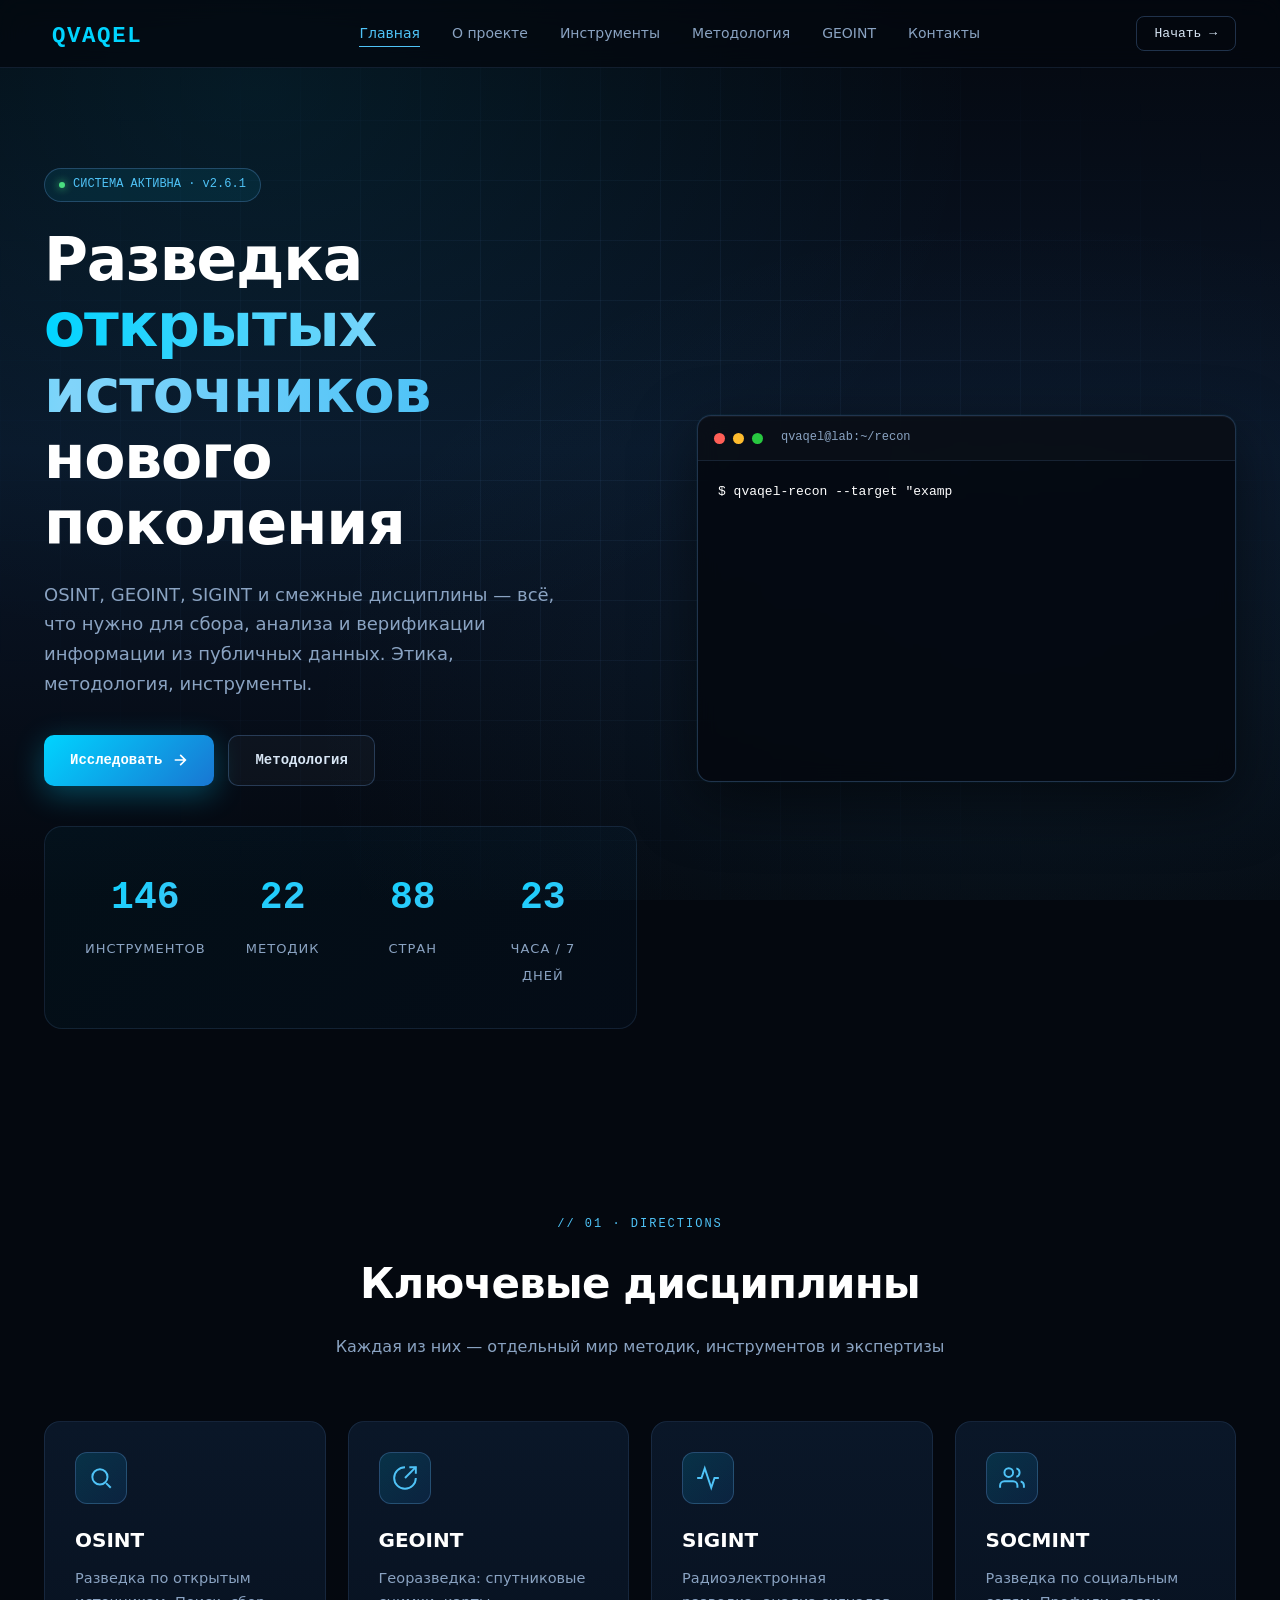
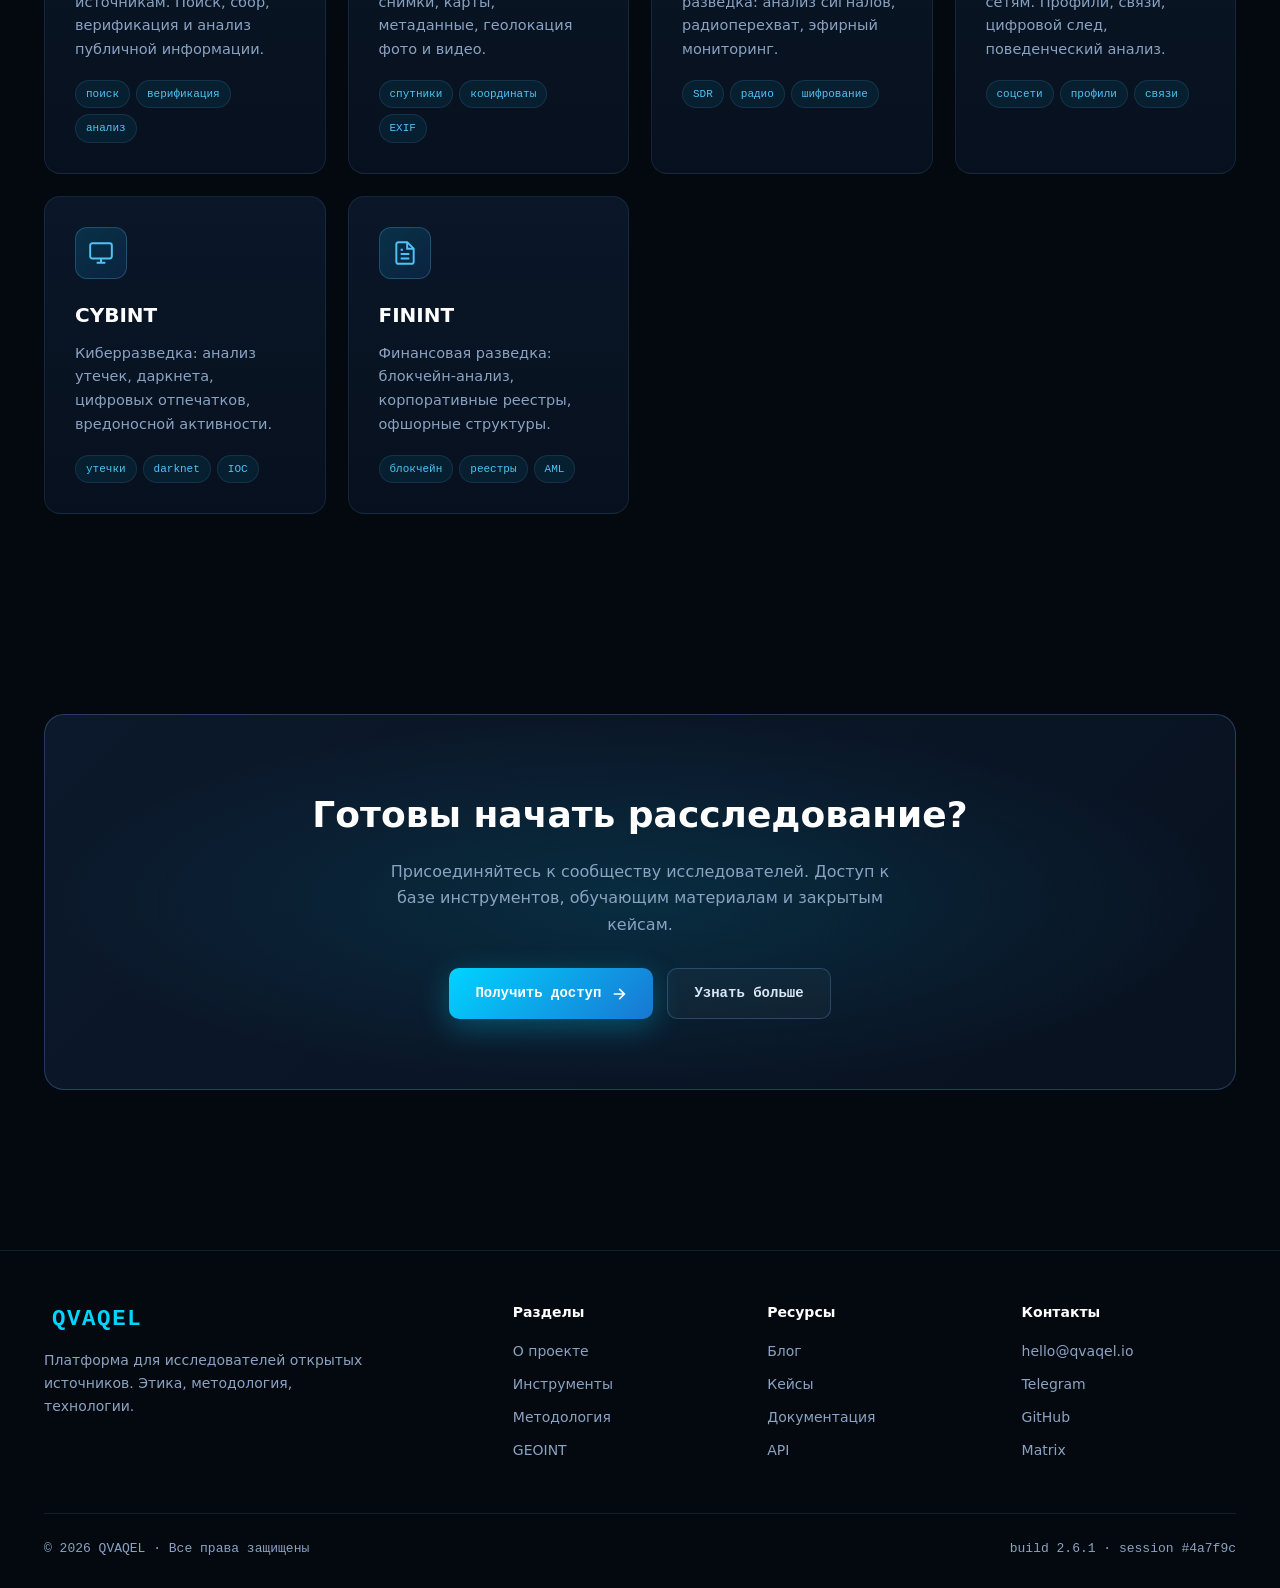
<file: index.html>
<!DOCTYPE html>
<html lang="ru">
<head>
<meta charset="UTF-8" />
<meta name="viewport" content="width=device-width, initial-scale=1.0" />
<meta name="description" content="QVAQEL - Платформа для разведки открытых источников. OSINT, GEOINT, SIGINT инструменты и методологии." />
<title>QVAQEL · Разведка открытых источников</title>
<link rel="stylesheet" href="styles.css" />
</head>
<body>
<div id="bg-canvas"></div>
<div id="bg-grid"></div>

<header class="nav">
  <div class="nav-inner">
    <a href="index.html" class="logo">
      <div class="logo-banner">
        <svg viewBox="0 0 200 40" xmlns="http://www.w3.org/2000/svg">
          <text x="10" y="30" font-family="monospace" font-size="28" font-weight="bold" fill="#00d4ff" letter-spacing="2">QVAQEL</text>
        </svg>
      </div>
    </a>
    <ul class="nav-links" id="navLinks">
      <li><a href="index.html" class="active">Главная</a></li>
      <li><a href="about.html">О проекте</a></li>
      <li><a href="tools.html">Инструменты</a></li>
      <li><a href="methodology.html">Методология</a></li>
      <li><a href="geoint.html">GEOINT</a></li>
      <li><a href="contact.html">Контакты</a></li>
    </ul>
    <button class="nav-cta" onclick="document.getElementById('cta').scrollIntoView({behavior:'smooth'})">Начать →</button>
    <button class="burger" id="burger" aria-label="Меню">
      <span></span><span></span><span></span>
    </button>
  </div>
</header>

<section class="hero">
  <div class="container">
    <div class="hero-grid">
      <div class="reveal">
        <div class="hero-badge">
          <span class="dot"></span>
          <span>СИСТЕМА АКТИВНА · v2.6.1</span>
        </div>
        <h1>Разведка <span class="grad">открытых источников</span> нового поколения</h1>
        <p class="lead">
          OSINT, GEOINT, SIGINT и смежные дисциплины — всё, что нужно для сбора,
          анализа и верификации информации из публичных данных. Этика, методология, инструменты.
        </p>
        <div class="hero-actions">
          <a href="tools.html" class="btn btn-primary">
            Исследовать
            <svg width="16" height="16" viewBox="0 0 24 24" fill="none" stroke="currentColor" stroke-width="2.5" stroke-linecap="round"><path d="M5 12h14M13 5l7 7-7 7"/></svg>
          </a>
          <a href="methodology.html" class="btn btn-ghost">Методология</a>
        </div>

        <div class="stats reveal">
          <div class="stat"><span class="stat-num" data-count="147">0</span><span class="stat-label">Инструментов</span></div>
          <div class="stat"><span class="stat-num" data-count="23">0</span><span class="stat-label">Методик</span></div>
          <div class="stat"><span class="stat-num" data-count="89">0</span><span class="stat-label">Стран</span></div>
          <div class="stat"><span class="stat-num" data-count="24">0</span><span class="stat-label">Часа / 7 дней</span></div>
        </div>
      </div>

      <div class="reveal">
        <div class="terminal">
          <div class="terminal-head">
            <span class="dot r"></span><span class="dot y"></span><span class="dot g"></span>
            <span class="terminal-title">qvaqel@lab:~/recon</span>
          </div>
          <div class="terminal-body" id="termBody"></div>
        </div>
      </div>
    </div>
  </div>
</section>

<section id="directions">
  <div class="container">
    <div class="section-head reveal">
      <span class="section-tag">// 01 · directions</span>
      <h2>Ключевые дисциплины</h2>
      <p>Каждая из них — отдельный мир методик, инструментов и экспертизы</p>
    </div>

    <div class="cards">
      <a href="about.html" class="card reveal">
        <div class="card-icon">
          <svg viewBox="0 0 24 24"><circle cx="11" cy="11" r="7"/><path d="m21 21-4.3-4.3"/></svg>
        </div>
        <h3>OSINT</h3>
        <p>Разведка по открытым источникам. Поиск, сбор, верификация и анализ публичной информации.</p>
        <div class="card-tags">
          <span class="tag">поиск</span><span class="tag">верификация</span><span class="tag">анализ</span>
        </div>
      </a>

      <a href="geoint.html" class="card reveal">
        <div class="card-icon">
          <svg viewBox="0 0 24 24"><path d="M12 2a10 10 0 1 0 10 10"/><path d="M22 2 12 12"/><path d="M16 2h6v6"/></svg>
        </div>
        <h3>GEOINT</h3>
        <p>Георазведка: спутниковые снимки, карты, метаданные, геолокация фото и видео.</p>
        <div class="card-tags">
          <span class="tag">спутники</span><span class="tag">координаты</span><span class="tag">EXIF</span>
        </div>
      </a>

      <a href="about.html" class="card reveal">
        <div class="card-icon">
          <svg viewBox="0 0 24 24"><path d="M2 12h4l3-9 6 18 3-9h4"/></svg>
        </div>
        <h3>SIGINT</h3>
        <p>Радиоэлектронная разведка: анализ сигналов, радиоперехват, эфирный мониторинг.</p>
        <div class="card-tags">
          <span class="tag">SDR</span><span class="tag">радио</span><span class="tag">шифрование</span>
        </div>
      </a>

      <a href="about.html" class="card reveal">
        <div class="card-icon">
          <svg viewBox="0 0 24 24"><path d="M17 21v-2a4 4 0 0 0-4-4H5a4 4 0 0 0-4 4v2"/><circle cx="9" cy="7" r="4"/><path d="M23 21v-2a4 4 0 0 0-3-3.87"/><path d="M16 3.13a4 4 0 0 1 0 7.75"/></svg>
        </div>
        <h3>SOCMINT</h3>
        <p>Разведка по социальным сетям. Профили, связи, цифровой след, поведенческий анализ.</p>
        <div class="card-tags">
          <span class="tag">соцсети</span><span class="tag">профили</span><span class="tag">связи</span>
        </div>
      </a>

      <a href="about.html" class="card reveal">
        <div class="card-icon">
          <svg viewBox="0 0 24 24"><rect x="2" y="3" width="20" height="14" rx="2"/><path d="M8 21h8M12 17v4"/></svg>
        </div>
        <h3>CYBINT</h3>
        <p>Киберразведка: анализ утечек, даркнета, цифровых отпечатков, вредоносной активности.</p>
        <div class="card-tags">
          <span class="tag">утечки</span><span class="tag">darknet</span><span class="tag">IOC</span>
        </div>
      </a>

      <a href="about.html" class="card reveal">
        <div class="card-icon">
          <svg viewBox="0 0 24 24"><path d="M14 2H6a2 2 0 0 0-2 2v16a2 2 0 0 0 2 2h12a2 2 0 0 0 2-2V8z"/><path d="M14 2v6h6M16 13H8M16 17H8M10 9H8"/></svg>
        </div>
        <h3>FININT</h3>
        <p>Финансовая разведка: блокчейн-анализ, корпоративные реестры, офшорные структуры.</p>
        <div class="card-tags">
          <span class="tag">блокчейн</span><span class="tag">реестры</span><span class="tag">AML</span>
        </div>
      </a>
    </div>
  </div>
</section>

<section id="cta">
  <div class="container">
    <div class="cta-box reveal">
      <h2>Готовы начать расследование?</h2>
      <p>Присоединяйтесь к сообществу исследователей. Доступ к базе инструментов, обучающим материалам и закрытым кейсам.</p>
      <div class="hero-actions" style="justify-content:center">
        <a href="contact.html" class="btn btn-primary">
          Получить доступ
          <svg width="16" height="16" viewBox="0 0 24 24" fill="none" stroke="currentColor" stroke-width="2.5" stroke-linecap="round"><path d="M5 12h14M13 5l7 7-7 7"/></svg>
        </a>
        <a href="about.html" class="btn btn-ghost">Узнать больше</a>
      </div>
    </div>
  </div>
</section>

<footer>
  <div class="container">
    <div class="foot-grid">
      <div class="foot-col">
        <div class="logo" style="margin-bottom:16px">
          <div class="logo-banner">
            <svg viewBox="0 0 200 40" xmlns="http://www.w3.org/2000/svg">
              <text x="10" y="30" font-family="monospace" font-size="28" font-weight="bold" fill="#00d4ff" letter-spacing="2">QVAQEL</text>
            </svg>
          </div>
        </div>
        <p>Платформа для исследователей открытых источников. Этика, методология, технологии.</p>
      </div>
      <div class="foot-col">
        <h5>Разделы</h5>
        <a href="about.html">О проекте</a>
        <a href="tools.html">Инструменты</a>
        <a href="methodology.html">Методология</a>
        <a href="geoint.html">GEOINT</a>
      </div>
      <div class="foot-col">
        <h5>Ресурсы</h5>
        <a href="#">Блог</a>
        <a href="#">Кейсы</a>
        <a href="#">Документация</a>
        <a href="#">API</a>
      </div>
      <div class="foot-col">
        <h5>Контакты</h5>
        <a href="contact.html">hello@qvaqel.io</a>
        <a href="#">Telegram</a>
        <a href="#">GitHub</a>
        <a href="#">Matrix</a>
      </div>
    </div>
    <div class="foot-bottom">
      <span>© 2026 QVAQEL · Все права защищены</span>
      <span>build 2.6.1 · session #4a7f9c</span>
    </div>
  </div>
</footer>

<script src="script.js"></script>
</body>
</html>
</file>
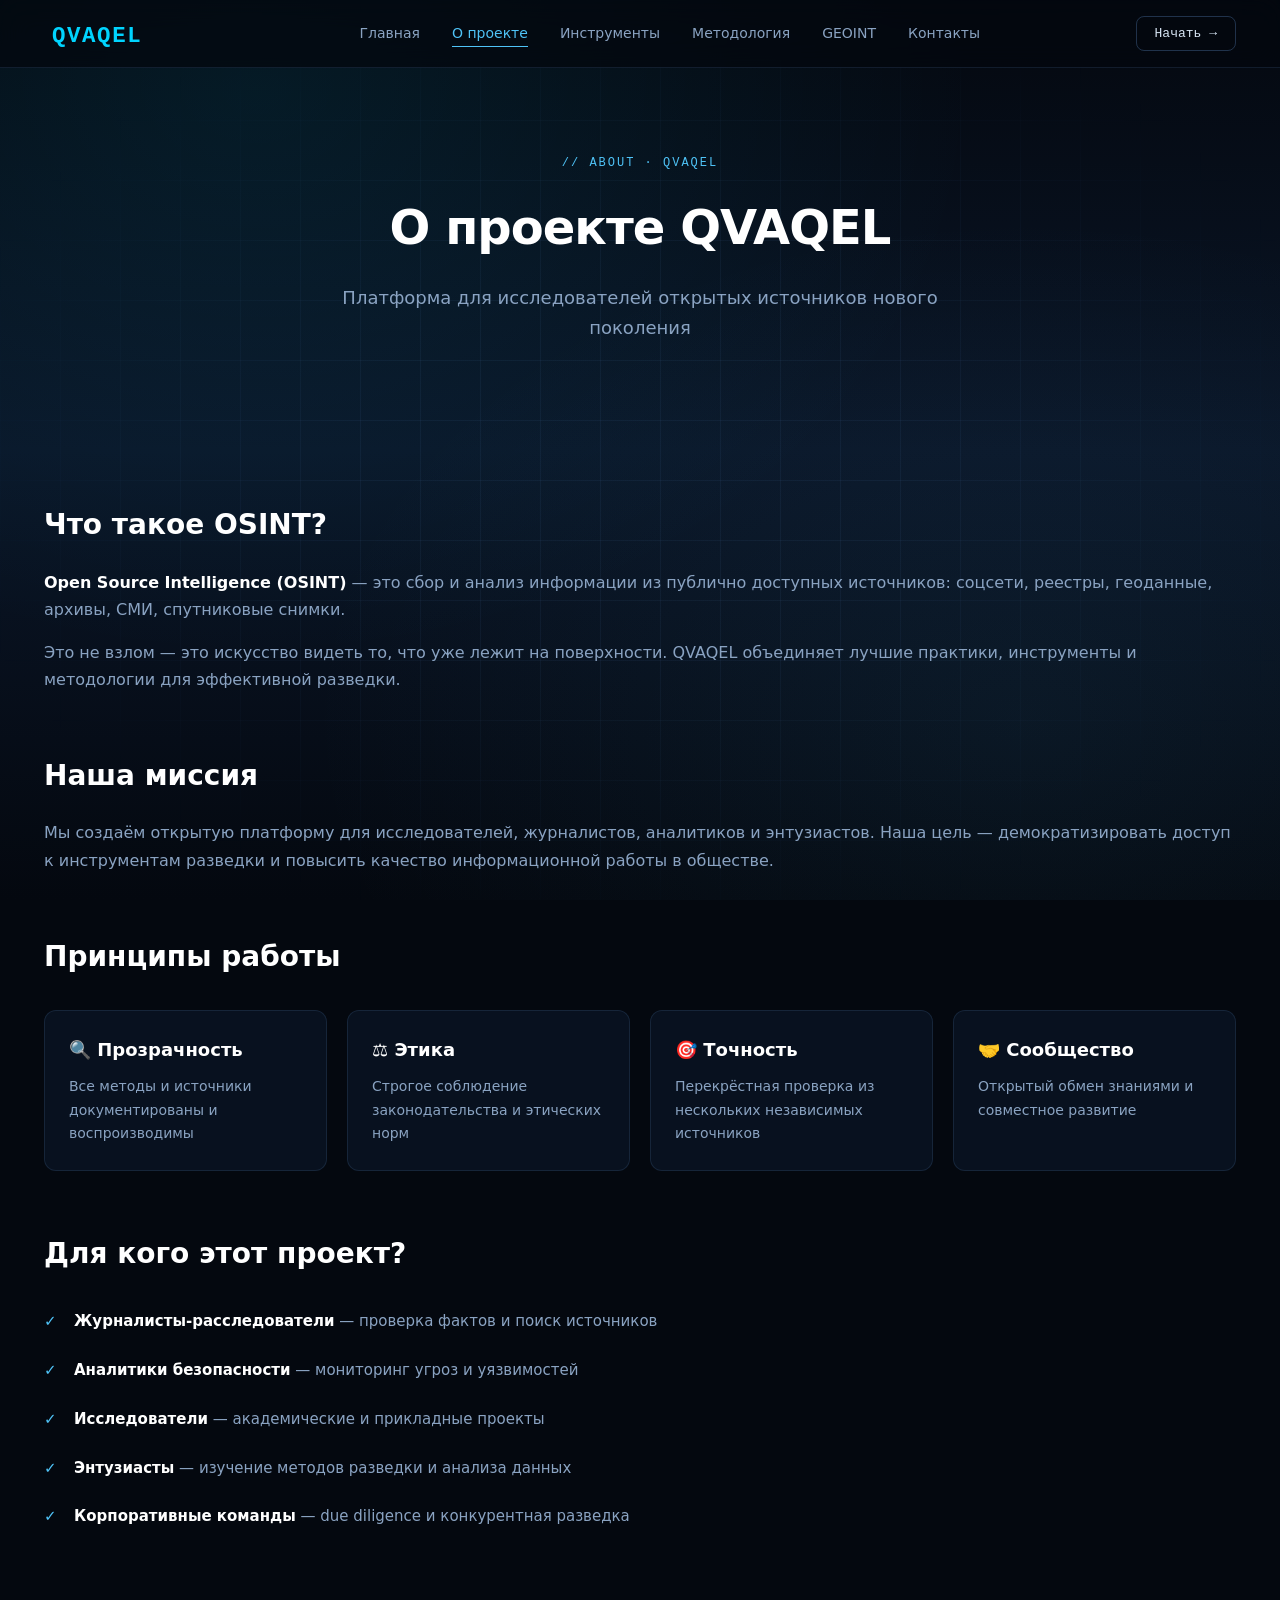
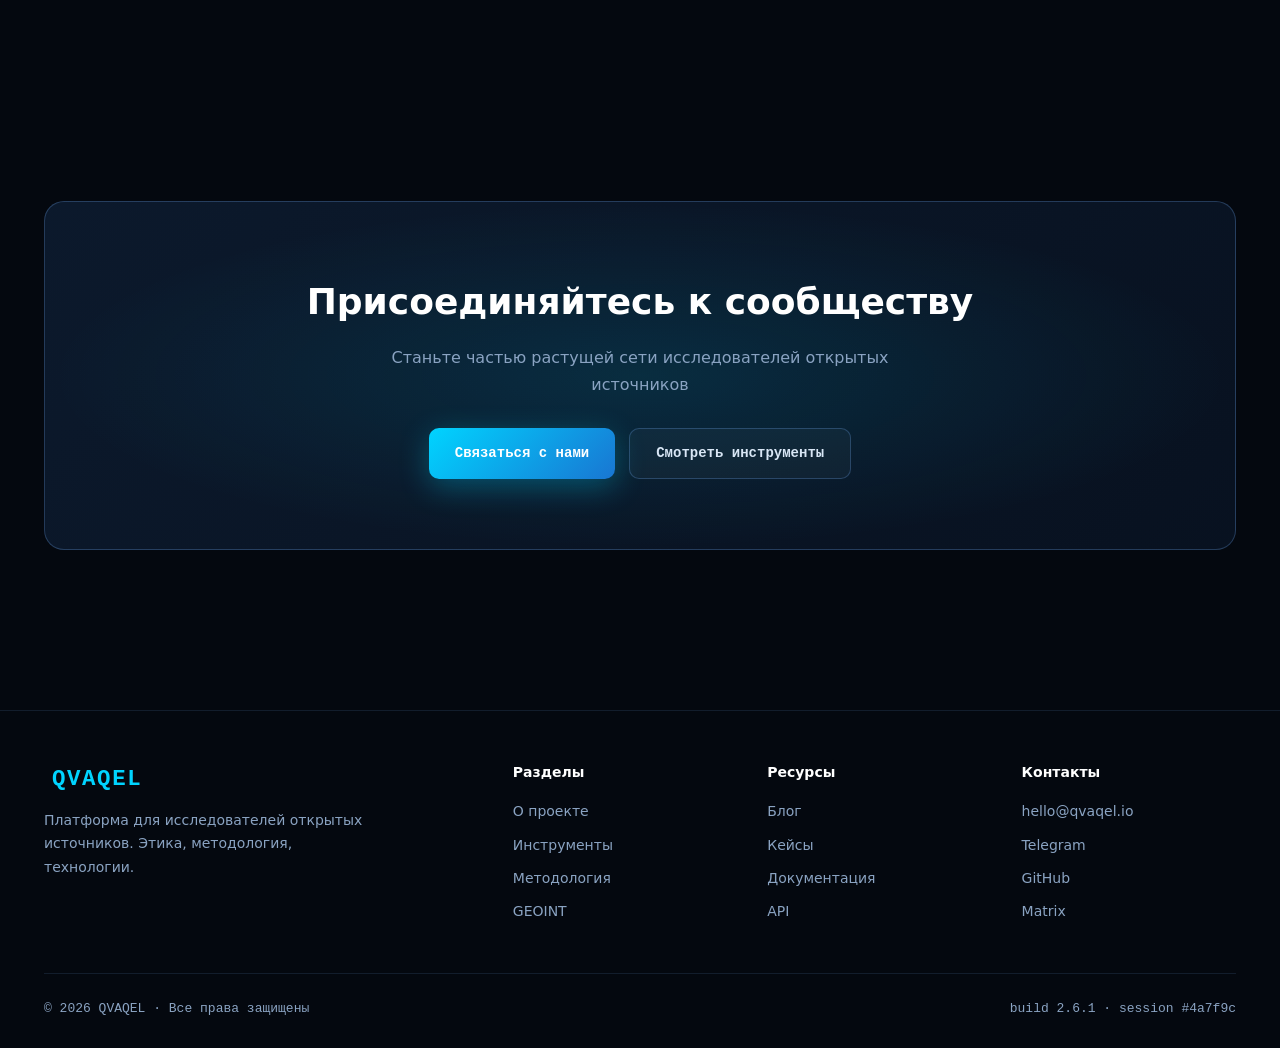
<file: about.html>
<!DOCTYPE html>
<html lang="ru">
<head>
<meta charset="UTF-8" />
<meta name="viewport" content="width=device-width, initial-scale=1.0" />
<meta name="description" content="О проекте QVAQEL - платформа для разведки открытых источников" />
<title>О проекте · QVAQEL</title>
<link rel="stylesheet" href="styles.css" />
</head>
<body>
<div id="bg-canvas"></div>
<div id="bg-grid"></div>

<header class="nav">
  <div class="nav-inner">
    <a href="index.html" class="logo">
      <div class="logo-banner">
        <svg viewBox="0 0 200 40" xmlns="http://www.w3.org/2000/svg">
          <text x="10" y="30" font-family="monospace" font-size="28" font-weight="bold" fill="#00d4ff" letter-spacing="2">QVAQEL</text>
        </svg>
      </div>
    </a>
    <ul class="nav-links" id="navLinks">
      <li><a href="index.html">Главная</a></li>
      <li><a href="about.html" class="active">О проекте</a></li>
      <li><a href="tools.html">Инструменты</a></li>
      <li><a href="methodology.html">Методология</a></li>
      <li><a href="geoint.html">GEOINT</a></li>
      <li><a href="contact.html">Контакты</a></li>
    </ul>
    <button class="nav-cta" onclick="document.getElementById('cta').scrollIntoView({behavior:'smooth'})">Начать →</button>
    <button class="burger" id="burger" aria-label="Меню">
      <span></span><span></span><span></span>
    </button>
  </div>
</header>

<section class="page-hero">
  <div class="container">
    <div class="reveal">
      <span class="section-tag">// about · qvaqel</span>
      <h1>О проекте QVAQEL</h1>
      <p class="lead">Платформа для исследователей открытых источников нового поколения</p>
    </div>
  </div>
</section>

<section>
  <div class="container">
    <div class="content-block reveal">
      <h2>Что такое OSINT?</h2>
      <p>
        <strong>Open Source Intelligence (OSINT)</strong> — это сбор и анализ информации из публично доступных источников:
        соцсети, реестры, геоданные, архивы, СМИ, спутниковые снимки.
      </p>
      <p>
        Это не взлом — это искусство видеть то, что уже лежит на поверхности. QVAQEL объединяет
        лучшие практики, инструменты и методологии для эффективной разведки.
      </p>
    </div>

    <div class="content-block reveal">
      <h2>Наша миссия</h2>
      <p>
        Мы создаём открытую платформу для исследователей, журналистов, аналитиков и энтузиастов.
        Наша цель — демократизировать доступ к инструментам разведки и повысить качество
        информационной работы в обществе.
      </p>
    </div>

    <div class="content-block reveal">
      <h2>Принципы работы</h2>
      <div class="principles-grid">
        <div class="principle">
          <h3>🔍 Прозрачность</h3>
          <p>Все методы и источники документированы и воспроизводимы</p>
        </div>
        <div class="principle">
          <h3>⚖️ Этика</h3>
          <p>Строгое соблюдение законодательства и этических норм</p>
        </div>
        <div class="principle">
          <h3>🎯 Точность</h3>
          <p>Перекрёстная проверка из нескольких независимых источников</p>
        </div>
        <div class="principle">
          <h3>🤝 Сообщество</h3>
          <p>Открытый обмен знаниями и совместное развитие</p>
        </div>
      </div>
    </div>

    <div class="content-block reveal">
      <h2>Для кого этот проект?</h2>
      <ul class="feature-list">
        <li><strong>Журналисты-расследователи</strong> — проверка фактов и поиск источников</li>
        <li><strong>Аналитики безопасности</strong> — мониторинг угроз и уязвимостей</li>
        <li><strong>Исследователи</strong> — академические и прикладные проекты</li>
        <li><strong>Энтузиасты</strong> — изучение методов разведки и анализа данных</li>
        <li><strong>Корпоративные команды</strong> — due diligence и конкурентная разведка</li>
      </ul>
    </div>
  </div>
</section>

<section id="cta">
  <div class="container">
    <div class="cta-box reveal">
      <h2>Присоединяйтесь к сообществу</h2>
      <p>Станьте частью растущей сети исследователей открытых источников</p>
      <div class="hero-actions" style="justify-content:center">
        <a href="contact.html" class="btn btn-primary">Связаться с нами</a>
        <a href="tools.html" class="btn btn-ghost">Смотреть инструменты</a>
      </div>
    </div>
  </div>
</section>

<footer>
  <div class="container">
    <div class="foot-grid">
      <div class="foot-col">
        <div class="logo" style="margin-bottom:16px">
          <div class="logo-banner">
            <svg viewBox="0 0 200 40" xmlns="http://www.w3.org/2000/svg">
              <text x="10" y="30" font-family="monospace" font-size="28" font-weight="bold" fill="#00d4ff" letter-spacing="2">QVAQEL</text>
            </svg>
          </div>
        </div>
        <p>Платформа для исследователей открытых источников. Этика, методология, технологии.</p>
      </div>
      <div class="foot-col">
        <h5>Разделы</h5>
        <a href="about.html">О проекте</a>
        <a href="tools.html">Инструменты</a>
        <a href="methodology.html">Методология</a>
        <a href="geoint.html">GEOINT</a>
      </div>
      <div class="foot-col">
        <h5>Ресурсы</h5>
        <a href="#">Блог</a>
        <a href="#">Кейсы</a>
        <a href="#">Документация</a>
        <a href="#">API</a>
      </div>
      <div class="foot-col">
        <h5>Контакты</h5>
        <a href="contact.html">hello@qvaqel.io</a>
        <a href="#">Telegram</a>
        <a href="#">GitHub</a>
        <a href="#">Matrix</a>
      </div>
    </div>
    <div class="foot-bottom">
      <span>© 2026 QVAQEL · Все права защищены</span>
      <span>build 2.6.1 · session #4a7f9c</span>
    </div>
  </div>
</footer>

<script src="script.js"></script>
</body>
</html>
</file>
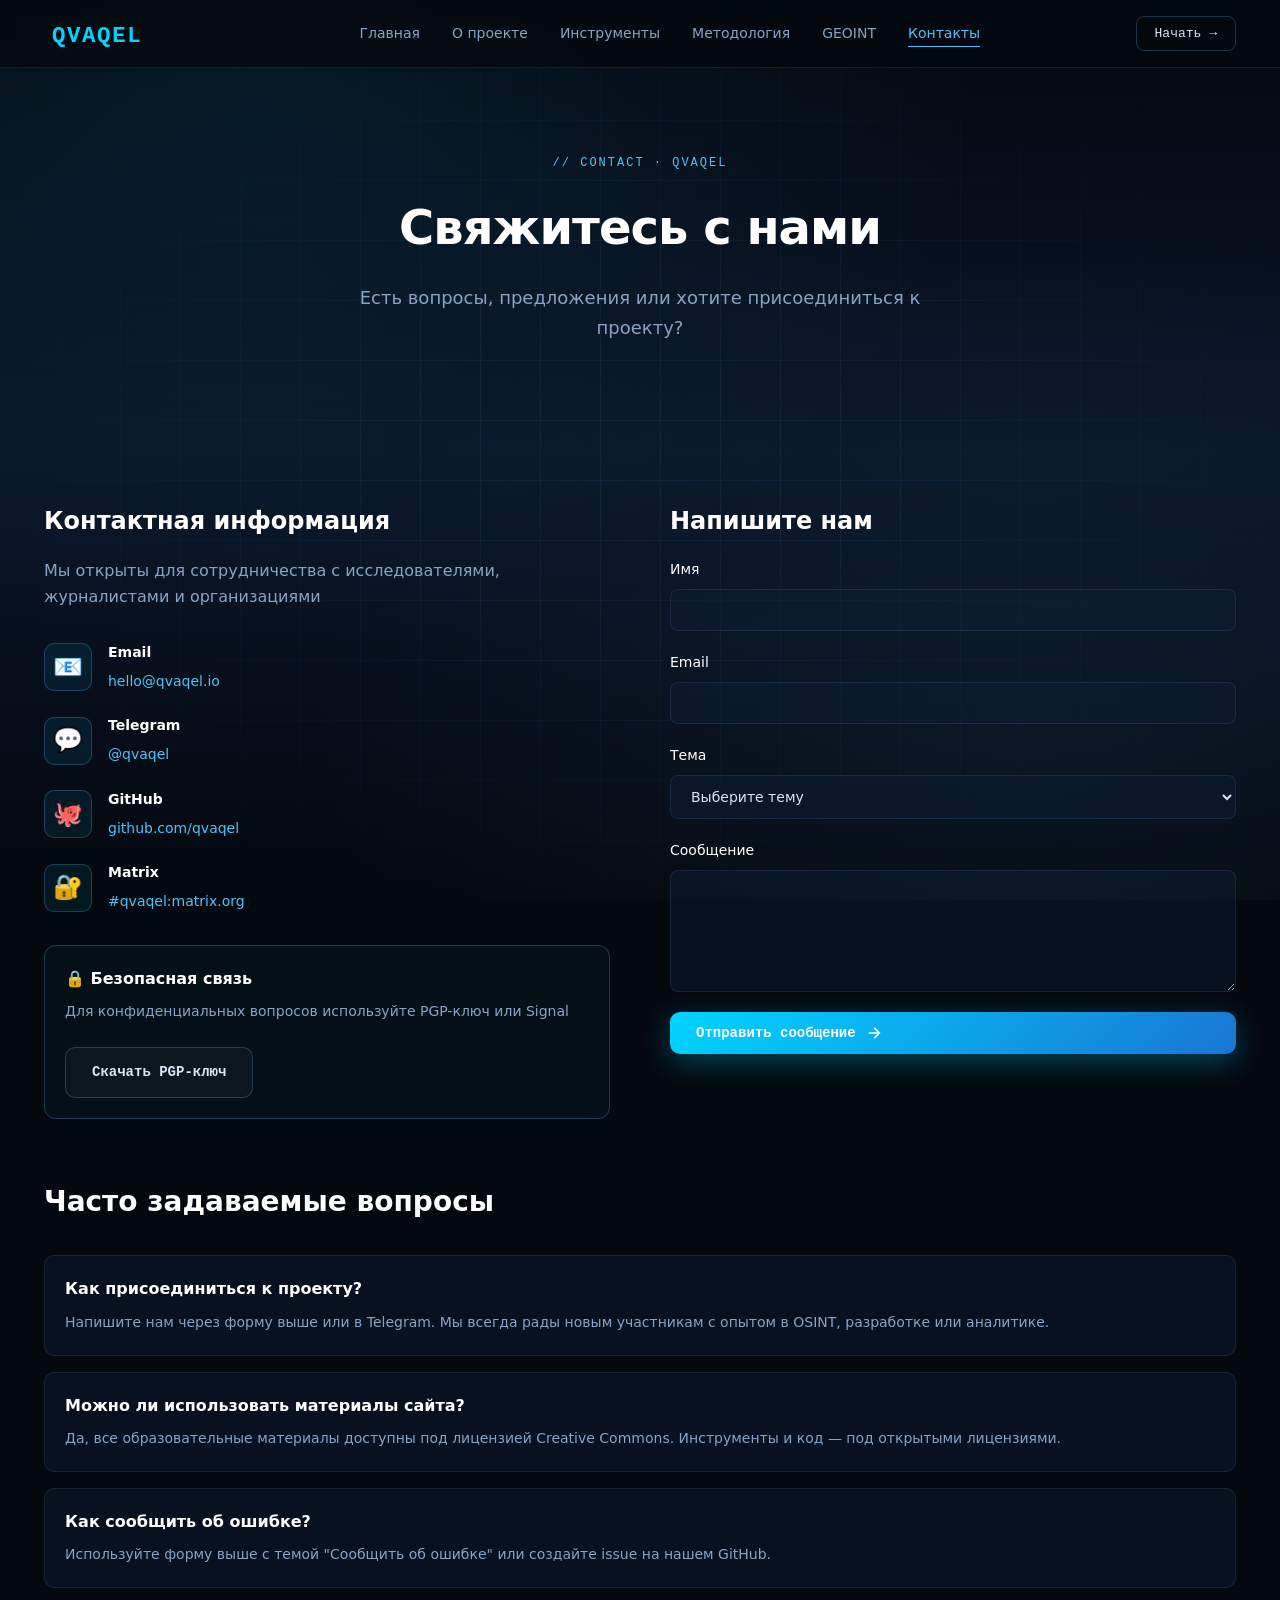
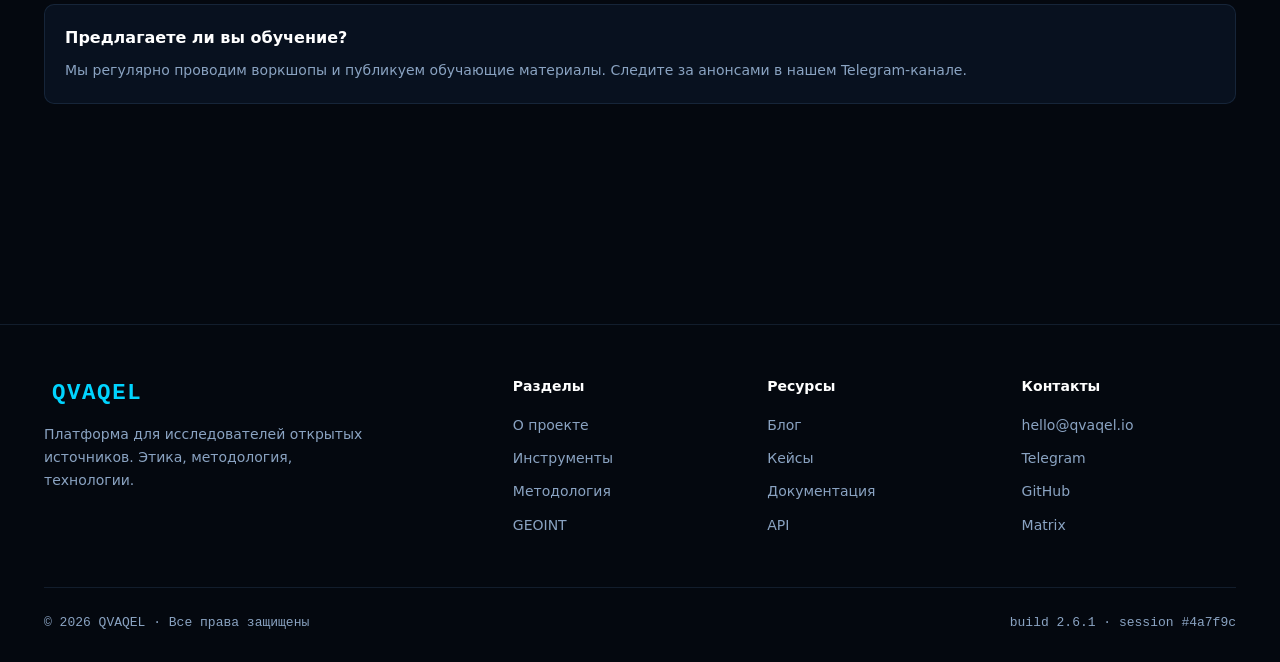
<file: contact.html>
<!DOCTYPE html>
<html lang="ru">
<head>
<meta charset="UTF-8" />
<meta name="viewport" content="width=device-width, initial-scale=1.0" />
<meta name="description" content="Контакты QVAQEL - свяжитесь с нами" />
<title>Контакты · QVAQEL</title>
<link rel="stylesheet" href="styles.css" />
</head>
<body>
<div id="bg-canvas"></div>
<div id="bg-grid"></div>

<header class="nav">
  <div class="nav-inner">
    <a href="index.html" class="logo">
      <div class="logo-banner">
        <svg viewBox="0 0 200 40" xmlns="http://www.w3.org/2000/svg">
          <text x="10" y="30" font-family="monospace" font-size="28" font-weight="bold" fill="#00d4ff" letter-spacing="2">QVAQEL</text>
        </svg>
      </div>
    </a>
    <ul class="nav-links" id="navLinks">
      <li><a href="index.html">Главная</a></li>
      <li><a href="about.html">О проекте</a></li>
      <li><a href="tools.html">Инструменты</a></li>
      <li><a href="methodology.html">Методология</a></li>
      <li><a href="geoint.html">GEOINT</a></li>
      <li><a href="contact.html" class="active">Контакты</a></li>
    </ul>
    <button class="nav-cta" onclick="document.getElementById('cta').scrollIntoView({behavior:'smooth'})">Начать →</button>
    <button class="burger" id="burger" aria-label="Меню">
      <span></span><span></span><span></span>
    </button>
  </div>
</header>

<section class="page-hero">
  <div class="container">
    <div class="reveal">
      <span class="section-tag">// contact · qvaqel</span>
      <h1>Свяжитесь с нами</h1>
      <p class="lead">Есть вопросы, предложения или хотите присоединиться к проекту?</p>
    </div>
  </div>
</section>

<section>
  <div class="container">
    <div class="contact-grid">
      <div class="contact-info reveal">
        <h2>Контактная информация</h2>
        <p>Мы открыты для сотрудничества с исследователями, журналистами и организациями</p>
        
        <div class="contact-methods">
          <div class="contact-item">
            <div class="contact-icon">📧</div>
            <div>
              <h4>Email</h4>
              <a href="mailto:hello@qvaqel.io">hello@qvaqel.io</a>
            </div>
          </div>
          
          <div class="contact-item">
            <div class="contact-icon">💬</div>
            <div>
              <h4>Telegram</h4>
              <a href="https://t.me/qvaqel" target="_blank">@qvaqel</a>
            </div>
          </div>
          
          <div class="contact-item">
            <div class="contact-icon">🐙</div>
            <div>
              <h4>GitHub</h4>
              <a href="https://github.com/qvaqel" target="_blank">github.com/qvaqel</a>
            </div>
          </div>
          
          <div class="contact-item">
            <div class="contact-icon">🔐</div>
            <div>
              <h4>Matrix</h4>
              <a href="#">#qvaqel:matrix.org</a>
            </div>
          </div>
        </div>

        <div class="security-note">
          <h4>🔒 Безопасная связь</h4>
          <p>Для конфиденциальных вопросов используйте PGP-ключ или Signal</p>
          <a href="#" class="btn btn-ghost" style="margin-top: 12px;">Скачать PGP-ключ</a>
        </div>
      </div>

      <div class="contact-form-wrap reveal">
        <h2>Напишите нам</h2>
        <form class="contact-form" id="contactForm">
          <div class="form-group">
            <label for="name">Имя</label>
            <input type="text" id="name" name="name" required>
          </div>
          
          <div class="form-group">
            <label for="email">Email</label>
            <input type="email" id="email" name="email" required>
          </div>
          
          <div class="form-group">
            <label for="subject">Тема</label>
            <select id="subject" name="subject" required>
              <option value="">Выберите тему</option>
              <option value="general">Общий вопрос</option>
              <option value="collaboration">Сотрудничество</option>
              <option value="tools">Предложить инструмент</option>
              <option value="bug">Сообщить об ошибке</option>
              <option value="other">Другое</option>
            </select>
          </div>
          
          <div class="form-group">
            <label for="message">Сообщение</label>
            <textarea id="message" name="message" rows="6" required></textarea>
          </div>
          
          <button type="submit" class="btn btn-primary" style="width: 100%;">
            Отправить сообщение
            <svg width="16" height="16" viewBox="0 0 24 24" fill="none" stroke="currentColor" stroke-width="2.5" stroke-linecap="round"><path d="M5 12h14M13 5l7 7-7 7"/></svg>
          </button>
        </form>
        
        <div class="form-status" id="formStatus"></div>
      </div>
    </div>

    <div class="content-block reveal" style="margin-top: 60px;">
      <h2>Часто задаваемые вопросы</h2>
      <div class="faq-list">
        <div class="faq-item">
          <h4>Как присоединиться к проекту?</h4>
          <p>Напишите нам через форму выше или в Telegram. Мы всегда рады новым участникам с опытом в OSINT, разработке или аналитике.</p>
        </div>
        
        <div class="faq-item">
          <h4>Можно ли использовать материалы сайта?</h4>
          <p>Да, все образовательные материалы доступны под лицензией Creative Commons. Инструменты и код — под открытыми лицензиями.</p>
        </div>
        
        <div class="faq-item">
          <h4>Как сообщить об ошибке?</h4>
          <p>Используйте форму выше с темой "Сообщить об ошибке" или создайте issue на нашем GitHub.</p>
        </div>
        
        <div class="faq-item">
          <h4>Предлагаете ли вы обучение?</h4>
          <p>Мы регулярно проводим воркшопы и публикуем обучающие материалы. Следите за анонсами в нашем Telegram-канале.</p>
        </div>
      </div>
    </div>
  </div>
</section>

<footer>
  <div class="container">
    <div class="foot-grid">
      <div class="foot-col">
        <div class="logo" style="margin-bottom:16px">
          <div class="logo-banner">
            <svg viewBox="0 0 200 40" xmlns="http://www.w3.org/2000/svg">
              <text x="10" y="30" font-family="monospace" font-size="28" font-weight="bold" fill="#00d4ff" letter-spacing="2">QVAQEL</text>
            </svg>
          </div>
        </div>
        <p>Платформа для исследователей открытых источников. Этика, методология, технологии.</p>
      </div>
      <div class="foot-col">
        <h5>Разделы</h5>
        <a href="about.html">О проекте</a>
        <a href="tools.html">Инструменты</a>
        <a href="methodology.html">Методология</a>
        <a href="geoint.html">GEOINT</a>
      </div>
      <div class="foot-col">
        <h5>Ресурсы</h5>
        <a href="#">Блог</a>
        <a href="#">Кейсы</a>
        <a href="#">Документация</a>
        <a href="#">API</a>
      </div>
      <div class="foot-col">
        <h5>Контакты</h5>
        <a href="contact.html">hello@qvaqel.io</a>
        <a href="#">Telegram</a>
        <a href="#">GitHub</a>
        <a href="#">Matrix</a>
      </div>
    </div>
    <div class="foot-bottom">
      <span>© 2026 QVAQEL · Все права защищены</span>
      <span>build 2.6.1 · session #4a7f9c</span>
    </div>
  </div>
</footer>

<script src="script.js"></script>
<script>
  const contactForm = document.getElementById('contactForm');
  const formStatus = document.getElementById('formStatus');

  contactForm.addEventListener('submit', (e) => {
    e.preventDefault();
    
    const formData = new FormData(contactForm);
    const data = Object.fromEntries(formData);
    
    formStatus.innerHTML = '<div class="status-message sending">Отправка...</div>';
    
    setTimeout(() => {
      formStatus.innerHTML = '<div class="status-message success">✓ Сообщение отправлено! Мы ответим в течение 24 часов.</div>';
      contactForm.reset();
      
      setTimeout(() => {
        formStatus.innerHTML = '';
      }, 5000);
    }, 1500);
  });
</script>
</body>
</html>
</file>
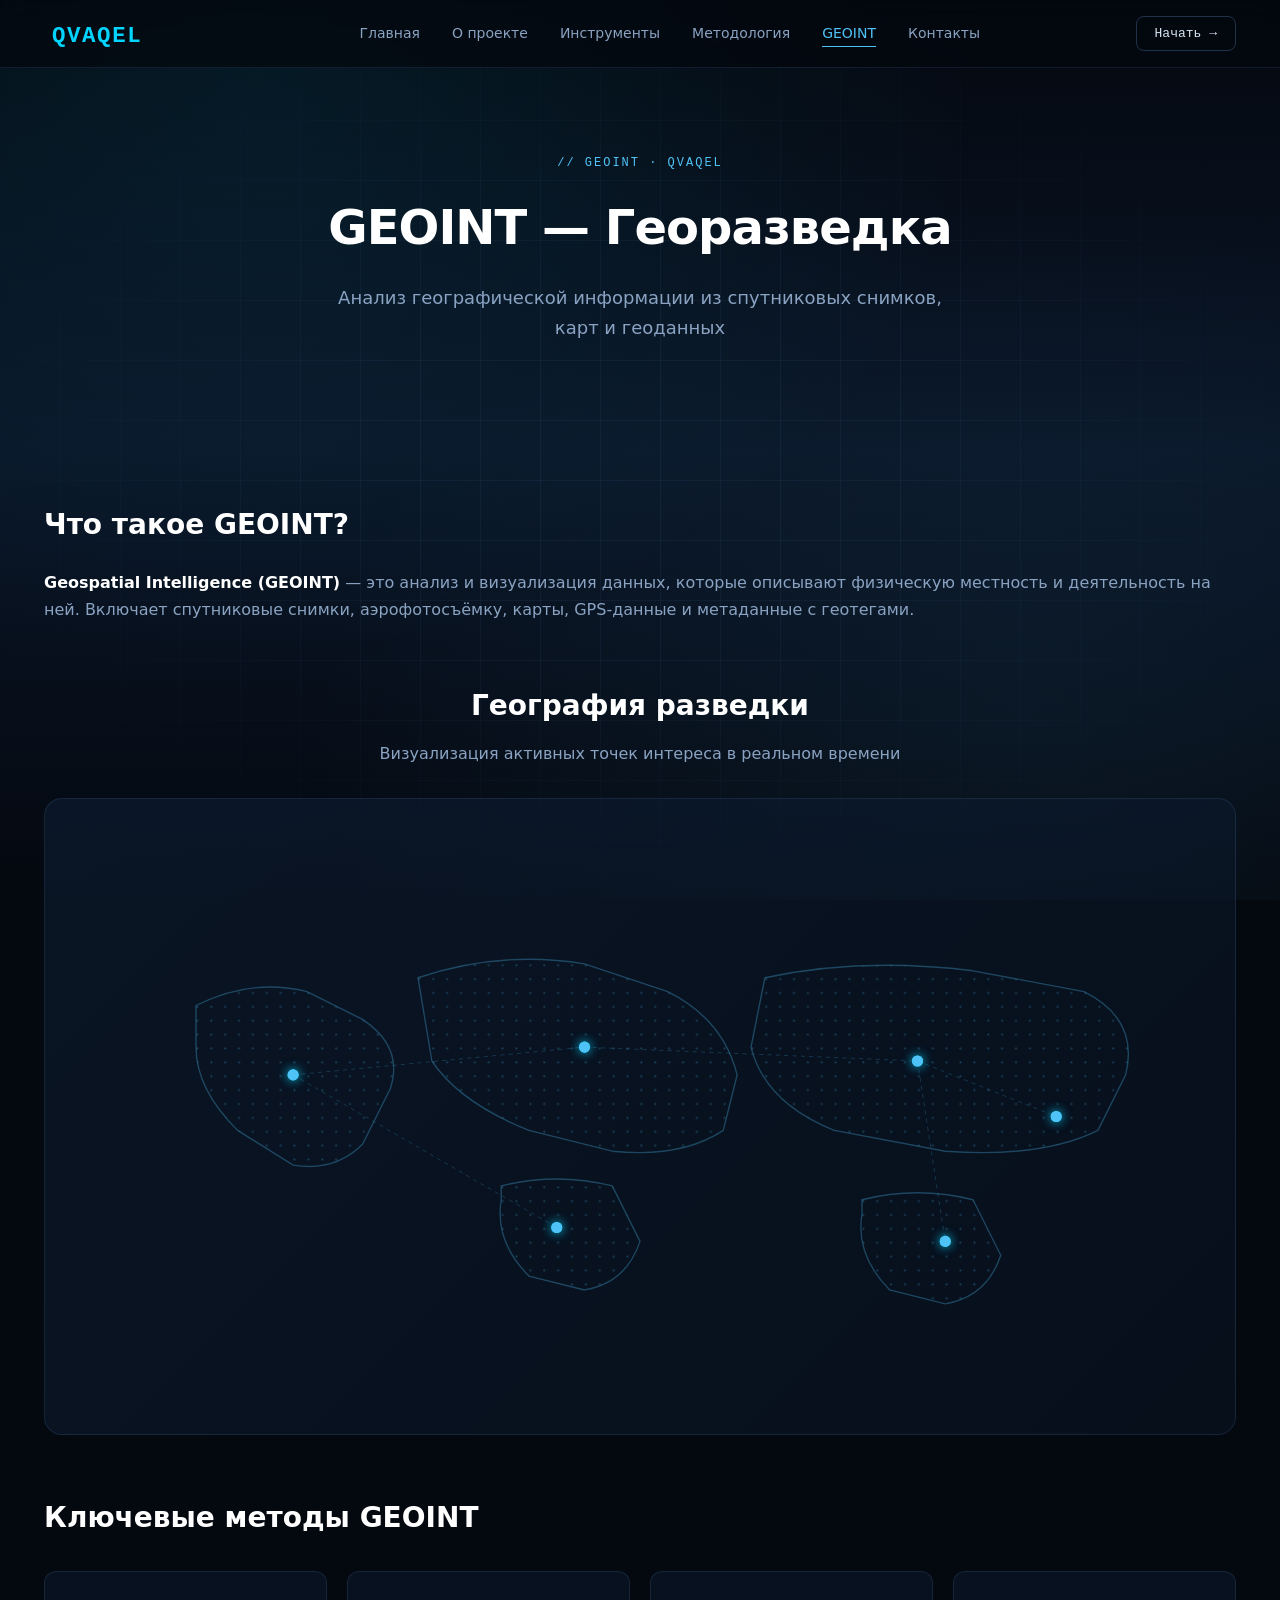
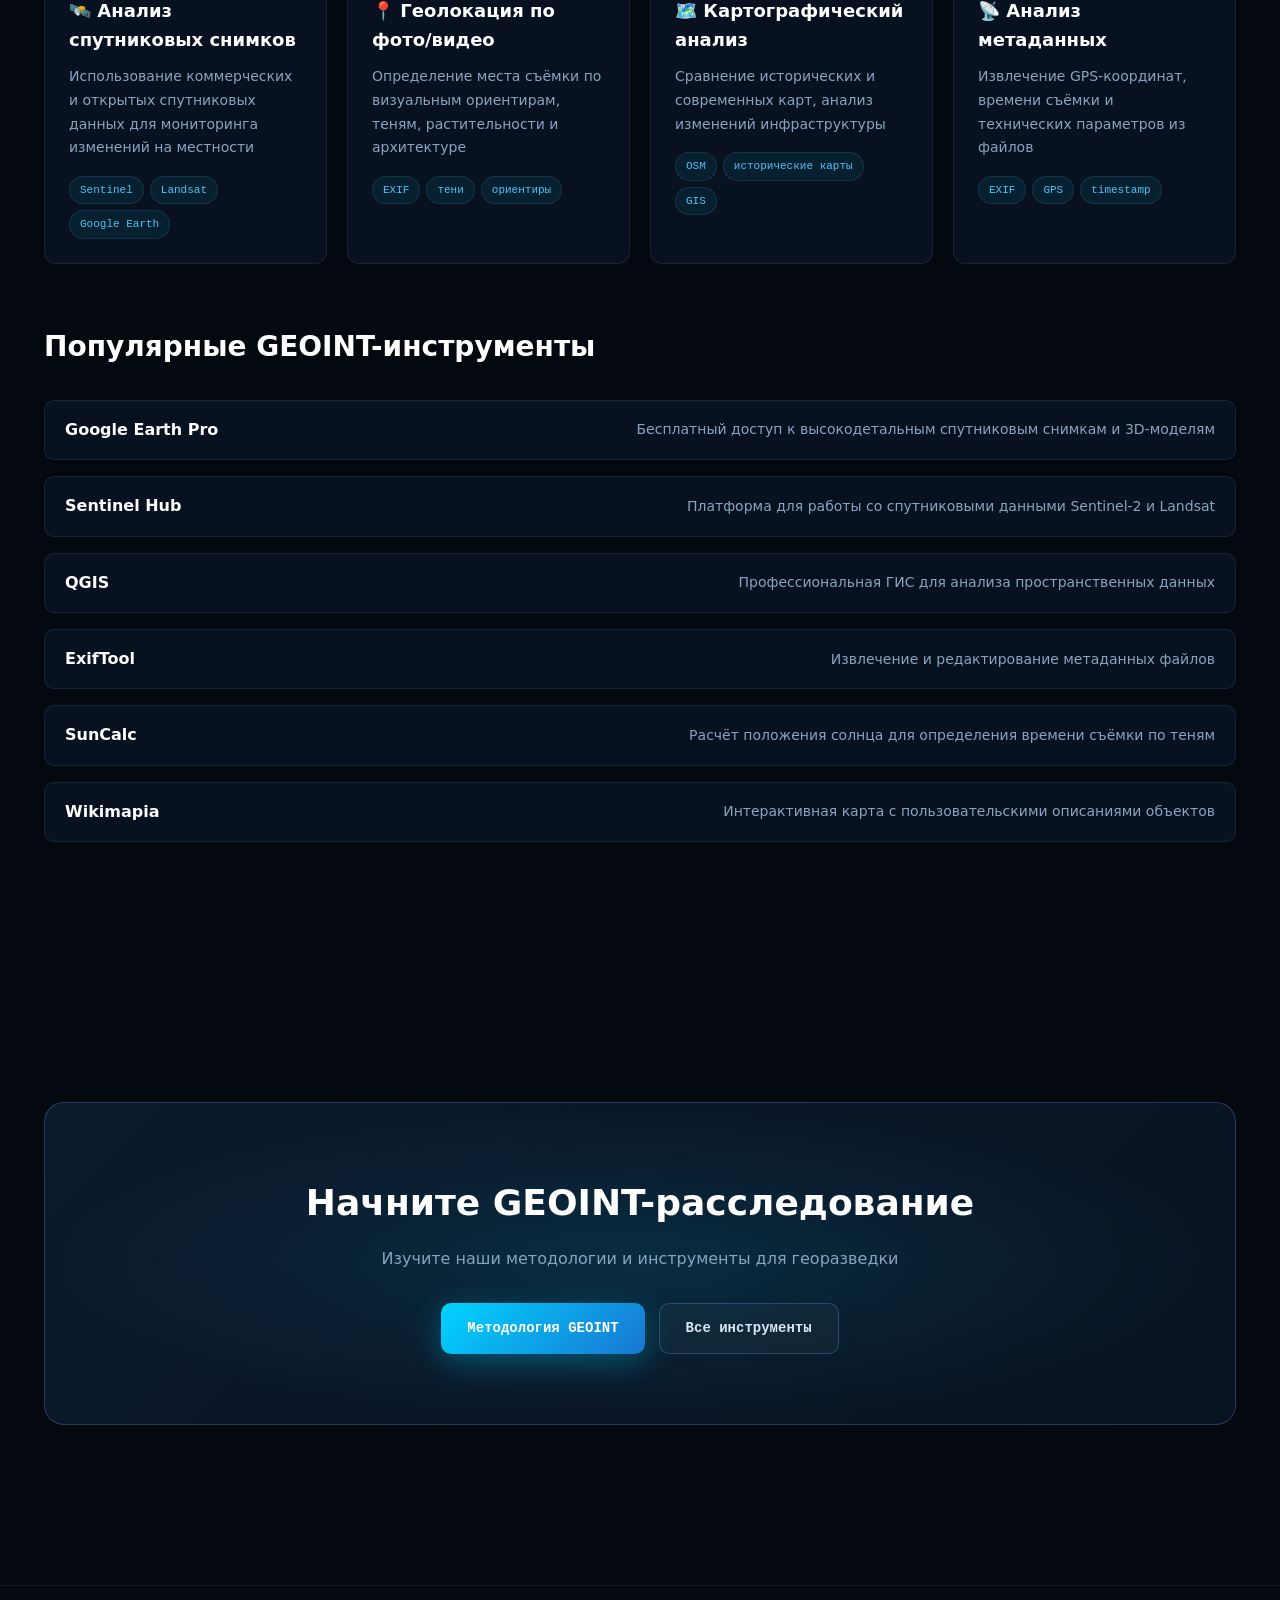
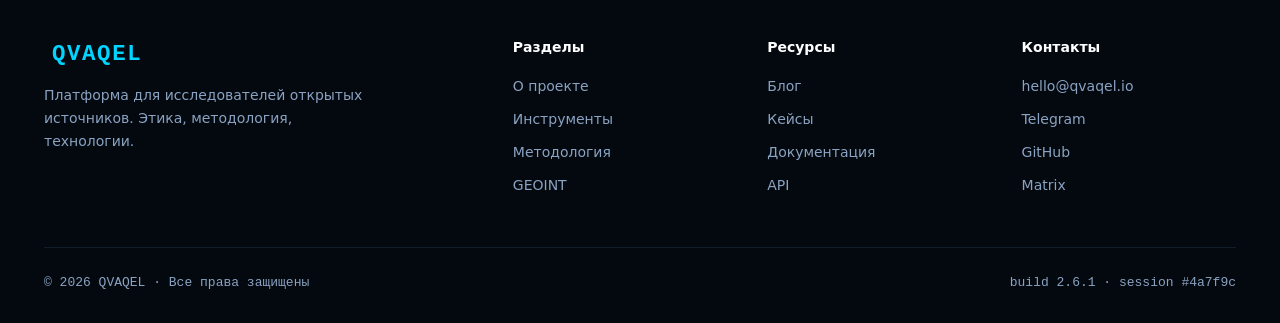
<file: geoint.html>
<!DOCTYPE html>
<html lang="ru">
<head>
<meta charset="UTF-8" />
<meta name="viewport" content="width=device-width, initial-scale=1.0" />
<meta name="description" content="GEOINT - георазведка, спутниковые снимки, геолокация и анализ пространственных данных" />
<title>GEOINT · QVAQEL</title>
<link rel="stylesheet" href="styles.css" />
</head>
<body>
<div id="bg-canvas"></div>
<div id="bg-grid"></div>

<header class="nav">
  <div class="nav-inner">
    <a href="index.html" class="logo">
      <div class="logo-banner">
        <svg viewBox="0 0 200 40" xmlns="http://www.w3.org/2000/svg">
          <text x="10" y="30" font-family="monospace" font-size="28" font-weight="bold" fill="#00d4ff" letter-spacing="2">QVAQEL</text>
        </svg>
      </div>
    </a>
    <ul class="nav-links" id="navLinks">
      <li><a href="index.html">Главная</a></li>
      <li><a href="about.html">О проекте</a></li>
      <li><a href="tools.html">Инструменты</a></li>
      <li><a href="methodology.html">Методология</a></li>
      <li><a href="geoint.html" class="active">GEOINT</a></li>
      <li><a href="contact.html">Контакты</a></li>
    </ul>
    <button class="nav-cta" onclick="document.getElementById('cta').scrollIntoView({behavior:'smooth'})">Начать →</button>
    <button class="burger" id="burger" aria-label="Меню">
      <span></span><span></span><span></span>
    </button>
  </div>
</header>

<section class="page-hero">
  <div class="container">
    <div class="reveal">
      <span class="section-tag">// geoint · qvaqel</span>
      <h1>GEOINT — Георазведка</h1>
      <p class="lead">Анализ географической информации из спутниковых снимков, карт и геоданных</p>
    </div>
  </div>
</section>

<section>
  <div class="container">
    <div class="content-block reveal">
      <h2>Что такое GEOINT?</h2>
      <p>
        <strong>Geospatial Intelligence (GEOINT)</strong> — это анализ и визуализация данных, 
        которые описывают физическую местность и деятельность на ней. Включает спутниковые снимки, 
        аэрофотосъёмку, карты, GPS-данные и метаданные с геотегами.
      </p>
    </div>

    <div class="map-section reveal">
      <h2>География разведки</h2>
      <p>Визуализация активных точек интереса в реальном времени</p>
      <div class="map-wrap">
        <svg class="map-svg" viewBox="0 0 800 400" xmlns="http://www.w3.org/2000/svg">
          <defs>
            <pattern id="dots" width="10" height="10" patternUnits="userSpaceOnUse">
              <circle cx="1" cy="1" r="0.8" fill="rgba(79,195,247,0.25)"/>
            </pattern>
          </defs>
          
          <path d="M80,120 Q120,100 160,110 L200,130 Q230,150 220,180 L200,220 Q180,240 150,235 L110,210 Q80,180 80,150 Z"
                fill="url(#dots)" stroke="rgba(79,195,247,0.3)" stroke-width="1"/>
          <path d="M240,100 Q300,80 360,90 L420,110 Q460,130 470,170 L460,210 Q430,230 380,225 L320,210 Q270,190 250,160 Z"
                fill="url(#dots)" stroke="rgba(79,195,247,0.3)" stroke-width="1"/>
          <path d="M490,100 Q560,85 640,95 L720,110 Q760,130 750,170 L730,210 Q690,230 620,225 L540,210 Q490,190 480,150 Z"
                fill="url(#dots)" stroke="rgba(79,195,247,0.3)" stroke-width="1"/>
          <path d="M300,250 Q340,240 380,250 L400,290 Q390,320 360,325 L320,315 Q295,290 300,260 Z"
                fill="url(#dots)" stroke="rgba(79,195,247,0.3)" stroke-width="1"/>
          <path d="M560,260 Q600,250 640,260 L660,300 Q650,330 620,335 L580,325 Q555,300 560,270 Z"
                fill="url(#dots)" stroke="rgba(79,195,247,0.3)" stroke-width="1"/>

          <line class="map-line" x1="150" y1="170" x2="360" y2="150"/>
          <line class="map-line" x1="360" y1="150" x2="600" y2="160"/>
          <line class="map-line" x1="600" y1="160" x2="700" y2="200"/>
          <line class="map-line" x1="150" y1="170" x2="340" y2="280"/>
          <line class="map-line" x1="600" y1="160" x2="620" y2="290"/>

          <circle class="map-dot" cx="150" cy="170" r="4"/>
          <circle class="map-point" cx="150" cy="170" r="4"/>
          <circle class="map-dot" cx="360" cy="150" r="4"/>
          <circle class="map-point" cx="360" cy="150" r="4" style="animation-delay:.5s"/>
          <circle class="map-dot" cx="600" cy="160" r="4"/>
          <circle class="map-point" cx="600" cy="160" r="4" style="animation-delay:1s"/>
          <circle class="map-dot" cx="700" cy="200" r="4"/>
          <circle class="map-point" cx="700" cy="200" r="4" style="animation-delay:1.5s"/>
          <circle class="map-dot" cx="340" cy="280" r="4"/>
          <circle class="map-point" cx="340" cy="280" r="4" style="animation-delay:2s"/>
          <circle class="map-dot" cx="620" cy="290" r="4"/>
          <circle class="map-point" cx="620" cy="290" r="4" style="animation-delay:.8s"/>
        </svg>
      </div>
    </div>

    <div class="content-block reveal">
      <h2>Ключевые методы GEOINT</h2>
      <div class="methods-grid">
        <div class="method-card">
          <h3>🛰️ Анализ спутниковых снимков</h3>
          <p>Использование коммерческих и открытых спутниковых данных для мониторинга изменений на местности</p>
          <div class="card-tags">
            <span class="tag">Sentinel</span>
            <span class="tag">Landsat</span>
            <span class="tag">Google Earth</span>
          </div>
        </div>

        <div class="method-card">
          <h3>📍 Геолокация по фото/видео</h3>
          <p>Определение места съёмки по визуальным ориентирам, теням, растительности и архитектуре</p>
          <div class="card-tags">
            <span class="tag">EXIF</span>
            <span class="tag">тени</span>
            <span class="tag">ориентиры</span>
          </div>
        </div>

        <div class="method-card">
          <h3>🗺️ Картографический анализ</h3>
          <p>Сравнение исторических и современных карт, анализ изменений инфраструктуры</p>
          <div class="card-tags">
            <span class="tag">OSM</span>
            <span class="tag">исторические карты</span>
            <span class="tag">GIS</span>
          </div>
        </div>

        <div class="method-card">
          <h3>📡 Анализ метаданных</h3>
          <p>Извлечение GPS-координат, времени съёмки и технических параметров из файлов</p>
          <div class="card-tags">
            <span class="tag">EXIF</span>
            <span class="tag">GPS</span>
            <span class="tag">timestamp</span>
          </div>
        </div>
      </div>
    </div>

    <div class="content-block reveal">
      <h2>Популярные GEOINT-инструменты</h2>
      <div class="tools-list">
        <div class="tool-item">
          <strong>Google Earth Pro</strong>
          <span>Бесплатный доступ к высокодетальным спутниковым снимкам и 3D-моделям</span>
        </div>
        <div class="tool-item">
          <strong>Sentinel Hub</strong>
          <span>Платформа для работы со спутниковыми данными Sentinel-2 и Landsat</span>
        </div>
        <div class="tool-item">
          <strong>QGIS</strong>
          <span>Профессиональная ГИС для анализа пространственных данных</span>
        </div>
        <div class="tool-item">
          <strong>ExifTool</strong>
          <span>Извлечение и редактирование метаданных файлов</span>
        </div>
        <div class="tool-item">
          <strong>SunCalc</strong>
          <span>Расчёт положения солнца для определения времени съёмки по теням</span>
        </div>
        <div class="tool-item">
          <strong>Wikimapia</strong>
          <span>Интерактивная карта с пользовательскими описаниями объектов</span>
        </div>
      </div>
    </div>
  </div>
</section>

<section id="cta">
  <div class="container">
    <div class="cta-box reveal">
      <h2>Начните GEOINT-расследование</h2>
      <p>Изучите наши методологии и инструменты для георазведки</p>
      <div class="hero-actions" style="justify-content:center">
        <a href="methodology.html" class="btn btn-primary">Методология GEOINT</a>
        <a href="tools.html" class="btn btn-ghost">Все инструменты</a>
      </div>
    </div>
  </div>
</section>

<footer>
  <div class="container">
    <div class="foot-grid">
      <div class="foot-col">
        <div class="logo" style="margin-bottom:16px">
          <div class="logo-banner">
            <svg viewBox="0 0 200 40" xmlns="http://www.w3.org/2000/svg">
              <text x="10" y="30" font-family="monospace" font-size="28" font-weight="bold" fill="#00d4ff" letter-spacing="2">QVAQEL</text>
            </svg>
          </div>
        </div>
        <p>Платформа для исследователей открытых источников. Этика, методология, технологии.</p>
      </div>
      <div class="foot-col">
        <h5>Разделы</h5>
        <a href="about.html">О проекте</a>
        <a href="tools.html">Инструменты</a>
        <a href="methodology.html">Методология</a>
        <a href="geoint.html">GEOINT</a>
      </div>
      <div class="foot-col">
        <h5>Ресурсы</h5>
        <a href="#">Блог</a>
        <a href="#">Кейсы</a>
        <a href="#">Документация</a>
        <a href="#">API</a>
      </div>
      <div class="foot-col">
        <h5>Контакты</h5>
        <a href="contact.html">hello@qvaqel.io</a>
        <a href="#">Telegram</a>
        <a href="#">GitHub</a>
        <a href="#">Matrix</a>
      </div>
    </div>
    <div class="foot-bottom">
      <span>© 2026 QVAQEL · Все права защищены</span>
      <span>build 2.6.1 · session #4a7f9c</span>
    </div>
  </div>
</footer>

<script src="script.js"></script>
</body>
</html>
</file>
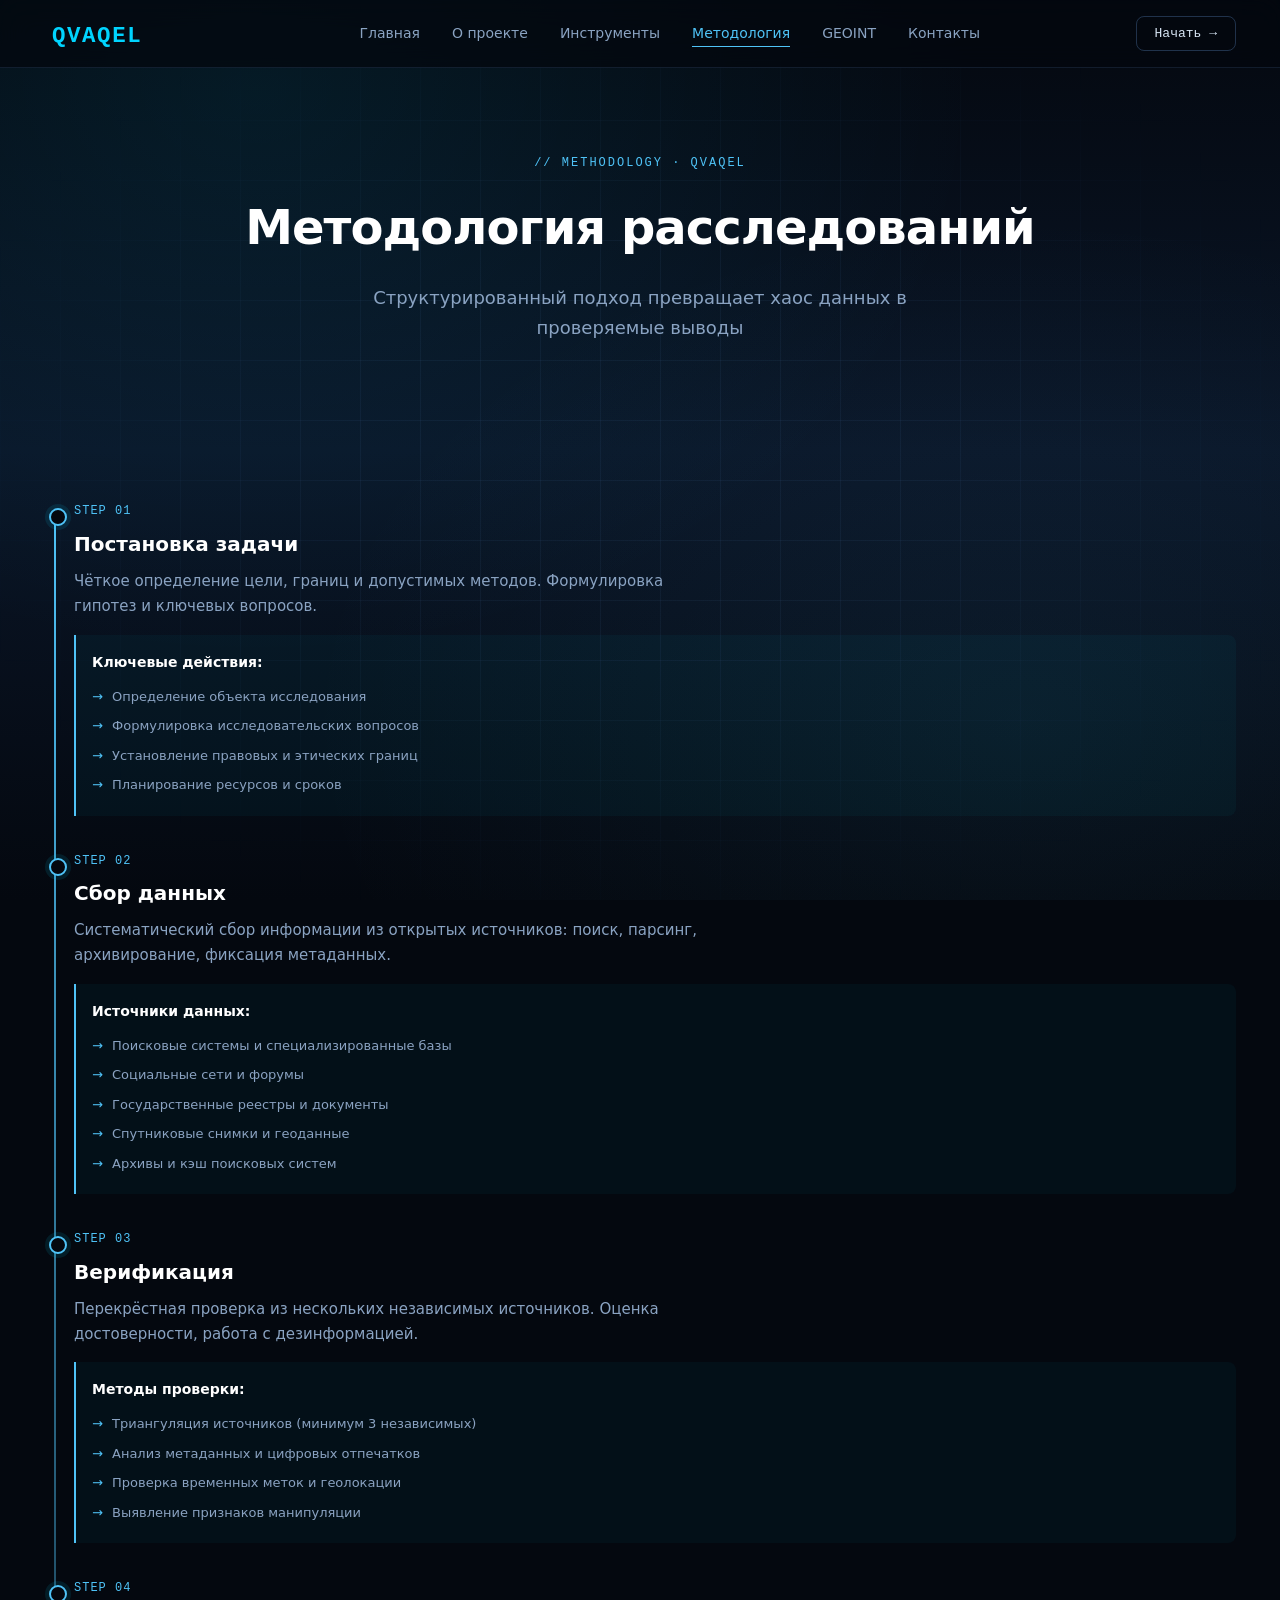
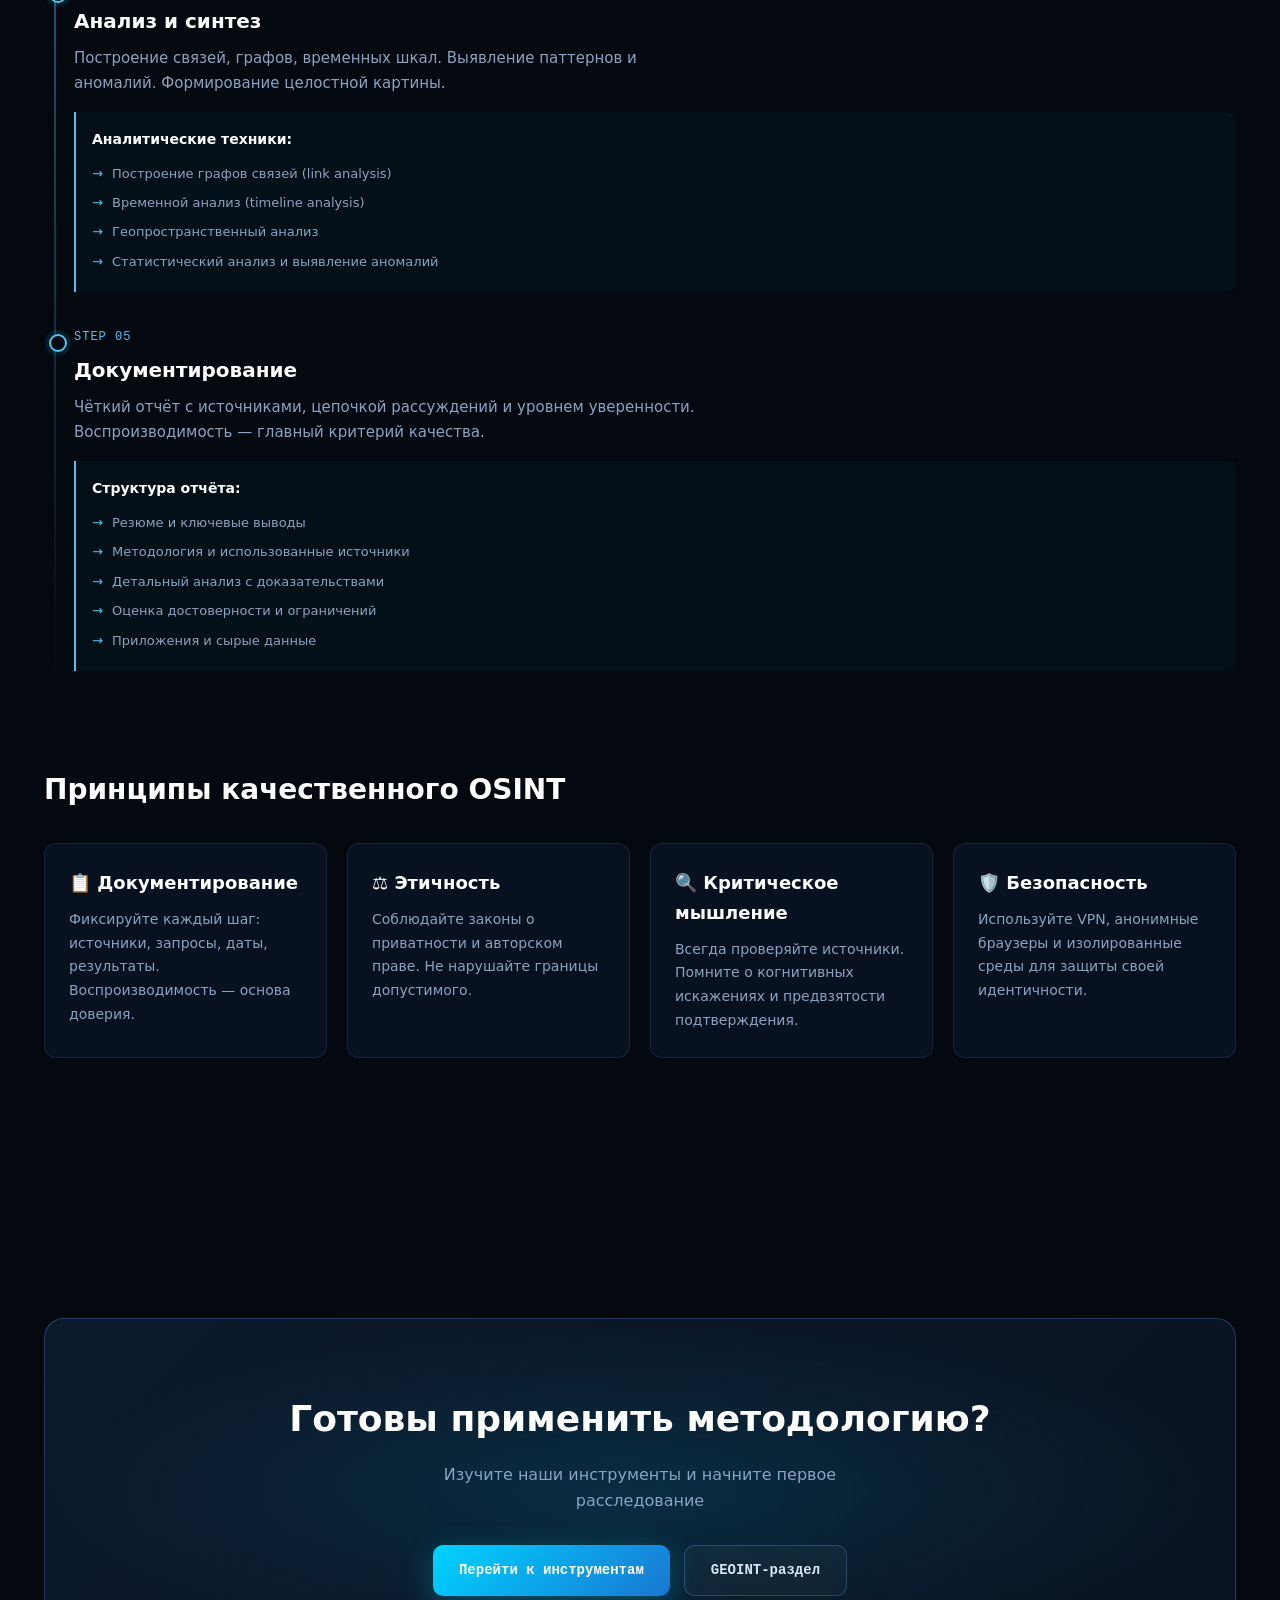
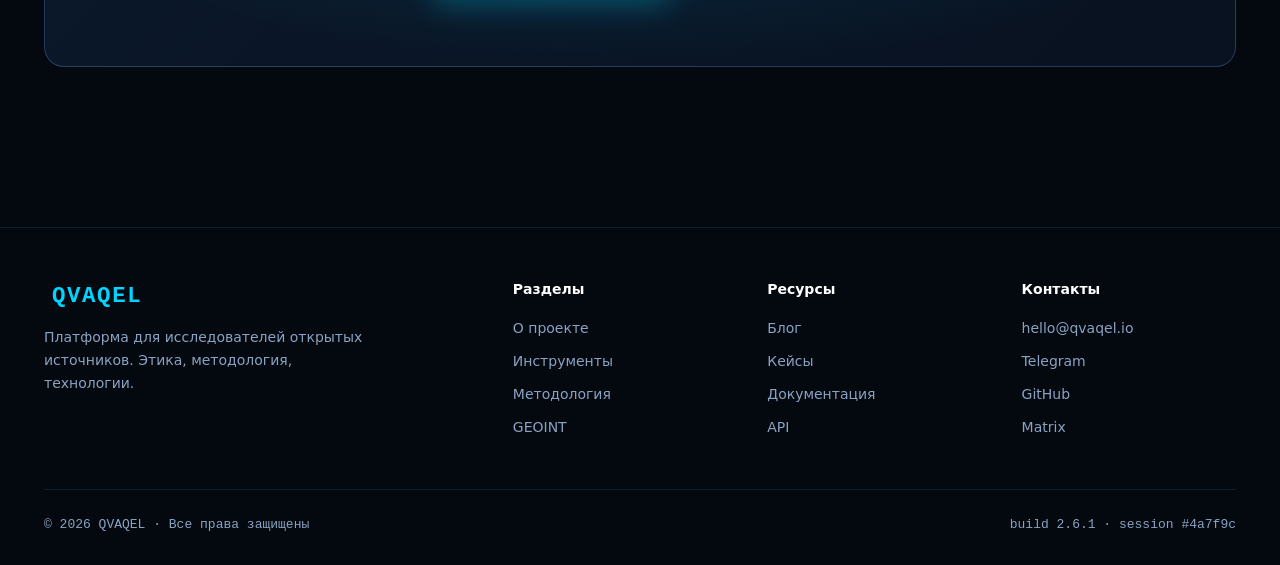
<file: methodology.html>
<!DOCTYPE html>
<html lang="ru">
<head>
<meta charset="UTF-8" />
<meta name="viewport" content="width=device-width, initial-scale=1.0" />
<meta name="description" content="Методология OSINT - этапы и принципы проведения расследований" />
<title>Методология · QVAQEL</title>
<link rel="stylesheet" href="styles.css" />
</head>
<body>
<div id="bg-canvas"></div>
<div id="bg-grid"></div>

<header class="nav">
  <div class="nav-inner">
    <a href="index.html" class="logo">
      <div class="logo-banner">
        <svg viewBox="0 0 200 40" xmlns="http://www.w3.org/2000/svg">
          <text x="10" y="30" font-family="monospace" font-size="28" font-weight="bold" fill="#00d4ff" letter-spacing="2">QVAQEL</text>
        </svg>
      </div>
    </a>
    <ul class="nav-links" id="navLinks">
      <li><a href="index.html">Главная</a></li>
      <li><a href="about.html">О проекте</a></li>
      <li><a href="tools.html">Инструменты</a></li>
      <li><a href="methodology.html" class="active">Методология</a></li>
      <li><a href="geoint.html">GEOINT</a></li>
      <li><a href="contact.html">Контакты</a></li>
    </ul>
    <button class="nav-cta" onclick="document.getElementById('cta').scrollIntoView({behavior:'smooth'})">Начать →</button>
    <button class="burger" id="burger" aria-label="Меню">
      <span></span><span></span><span></span>
    </button>
  </div>
</header>

<section class="page-hero">
  <div class="container">
    <div class="reveal">
      <span class="section-tag">// methodology · qvaqel</span>
      <h1>Методология расследований</h1>
      <p class="lead">Структурированный подход превращает хаос данных в проверяемые выводы</p>
    </div>
  </div>
</section>

<section>
  <div class="container">
    <div class="timeline">
      <div class="tl-item reveal">
        <div class="tl-num">STEP 01</div>
        <h3>Постановка задачи</h3>
        <p>Чёткое определение цели, границ и допустимых методов. Формулировка гипотез и ключевых вопросов.</p>
        <div class="tl-details">
          <h4>Ключевые действия:</h4>
          <ul>
            <li>Определение объекта исследования</li>
            <li>Формулировка исследовательских вопросов</li>
            <li>Установление правовых и этических границ</li>
            <li>Планирование ресурсов и сроков</li>
          </ul>
        </div>
      </div>

      <div class="tl-item reveal">
        <div class="tl-num">STEP 02</div>
        <h3>Сбор данных</h3>
        <p>Систематический сбор информации из открытых источников: поиск, парсинг, архивирование, фиксация метаданных.</p>
        <div class="tl-details">
          <h4>Источники данных:</h4>
          <ul>
            <li>Поисковые системы и специализированные базы</li>
            <li>Социальные сети и форумы</li>
            <li>Государственные реестры и документы</li>
            <li>Спутниковые снимки и геоданные</li>
            <li>Архивы и кэш поисковых систем</li>
          </ul>
        </div>
      </div>

      <div class="tl-item reveal">
        <div class="tl-num">STEP 03</div>
        <h3>Верификация</h3>
        <p>Перекрёстная проверка из нескольких независимых источников. Оценка достоверности, работа с дезинформацией.</p>
        <div class="tl-details">
          <h4>Методы проверки:</h4>
          <ul>
            <li>Триангуляция источников (минимум 3 независимых)</li>
            <li>Анализ метаданных и цифровых отпечатков</li>
            <li>Проверка временных меток и геолокации</li>
            <li>Выявление признаков манипуляции</li>
          </ul>
        </div>
      </div>

      <div class="tl-item reveal">
        <div class="tl-num">STEP 04</div>
        <h3>Анализ и синтез</h3>
        <p>Построение связей, графов, временных шкал. Выявление паттернов и аномалий. Формирование целостной картины.</p>
        <div class="tl-details">
          <h4>Аналитические техники:</h4>
          <ul>
            <li>Построение графов связей (link analysis)</li>
            <li>Временной анализ (timeline analysis)</li>
            <li>Геопространственный анализ</li>
            <li>Статистический анализ и выявление аномалий</li>
          </ul>
        </div>
      </div>

      <div class="tl-item reveal">
        <div class="tl-num">STEP 05</div>
        <h3>Документирование</h3>
        <p>Чёткий отчёт с источниками, цепочкой рассуждений и уровнем уверенности. Воспроизводимость — главный критерий качества.</p>
        <div class="tl-details">
          <h4>Структура отчёта:</h4>
          <ul>
            <li>Резюме и ключевые выводы</li>
            <li>Методология и использованные источники</li>
            <li>Детальный анализ с доказательствами</li>
            <li>Оценка достоверности и ограничений</li>
            <li>Приложения и сырые данные</li>
          </ul>
        </div>
      </div>
    </div>

    <div class="content-block reveal" style="margin-top: 60px;">
      <h2>Принципы качественного OSINT</h2>
      <div class="principles-grid">
        <div class="principle">
          <h3>📋 Документирование</h3>
          <p>Фиксируйте каждый шаг: источники, запросы, даты, результаты. Воспроизводимость — основа доверия.</p>
        </div>
        <div class="principle">
          <h3>⚖️ Этичность</h3>
          <p>Соблюдайте законы о приватности и авторском праве. Не нарушайте границы допустимого.</p>
        </div>
        <div class="principle">
          <h3>🔍 Критическое мышление</h3>
          <p>Всегда проверяйте источники. Помните о когнитивных искажениях и предвзятости подтверждения.</p>
        </div>
        <div class="principle">
          <h3>🛡️ Безопасность</h3>
          <p>Используйте VPN, анонимные браузеры и изолированные среды для защиты своей идентичности.</p>
        </div>
      </div>
    </div>
  </div>
</section>

<section id="cta">
  <div class="container">
    <div class="cta-box reveal">
      <h2>Готовы применить методологию?</h2>
      <p>Изучите наши инструменты и начните первое расследование</p>
      <div class="hero-actions" style="justify-content:center">
        <a href="tools.html" class="btn btn-primary">Перейти к инструментам</a>
        <a href="geoint.html" class="btn btn-ghost">GEOINT-раздел</a>
      </div>
    </div>
  </div>
</section>

<footer>
  <div class="container">
    <div class="foot-grid">
      <div class="foot-col">
        <div class="logo" style="margin-bottom:16px">
          <div class="logo-banner">
            <svg viewBox="0 0 200 40" xmlns="http://www.w3.org/2000/svg">
              <text x="10" y="30" font-family="monospace" font-size="28" font-weight="bold" fill="#00d4ff" letter-spacing="2">QVAQEL</text>
            </svg>
          </div>
        </div>
        <p>Платформа для исследователей открытых источников. Этика, методология, технологии.</p>
      </div>
      <div class="foot-col">
        <h5>Разделы</h5>
        <a href="about.html">О проекте</a>
        <a href="tools.html">Инструменты</a>
        <a href="methodology.html">Методология</a>
        <a href="geoint.html">GEOINT</a>
      </div>
      <div class="foot-col">
        <h5>Ресурсы</h5>
        <a href="#">Блог</a>
        <a href="#">Кейсы</a>
        <a href="#">Документация</a>
        <a href="#">API</a>
      </div>
      <div class="foot-col">
        <h5>Контакты</h5>
        <a href="contact.html">hello@qvaqel.io</a>
        <a href="#">Telegram</a>
        <a href="#">GitHub</a>
        <a href="#">Matrix</a>
      </div>
    </div>
    <div class="foot-bottom">
      <span>© 2026 QVAQEL · Все права защищены</span>
      <span>build 2.6.1 · session #4a7f9c</span>
    </div>
  </div>
</footer>

<script src="script.js"></script>
</body>
</html>
</file>
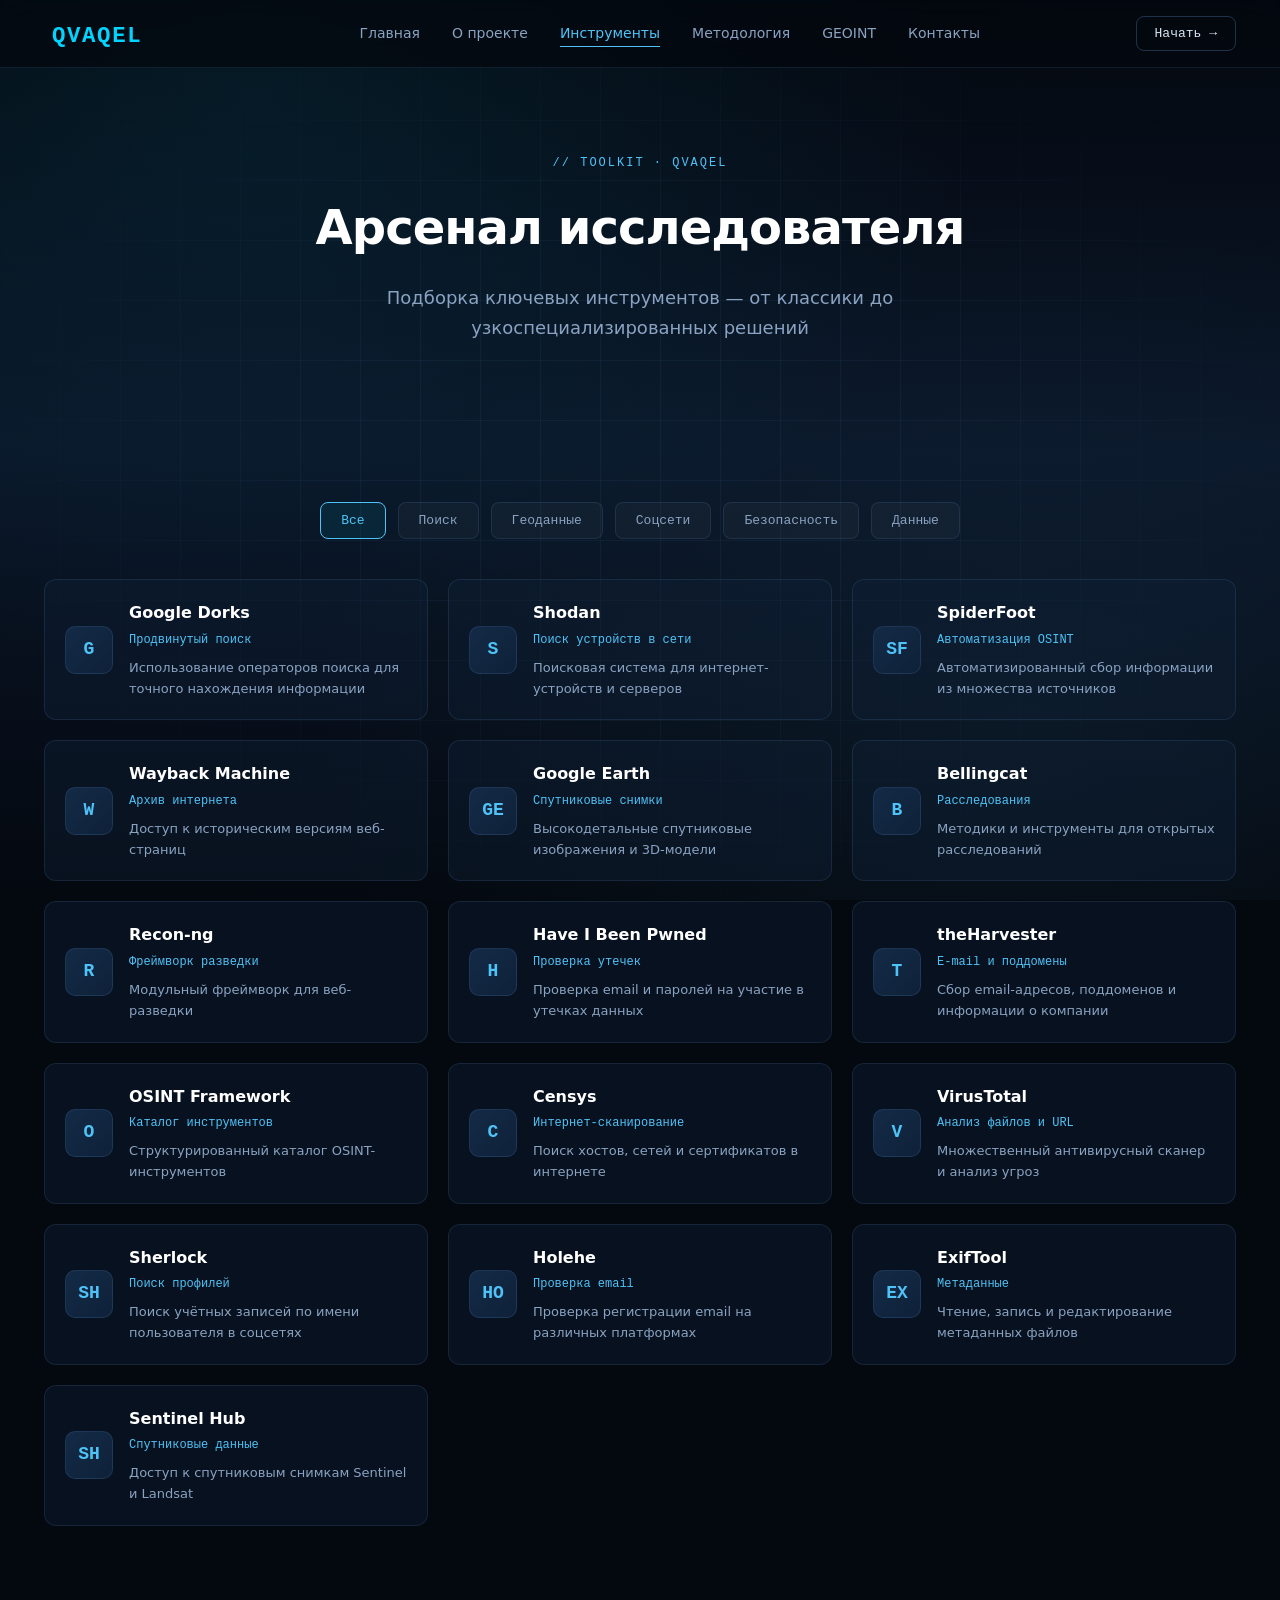
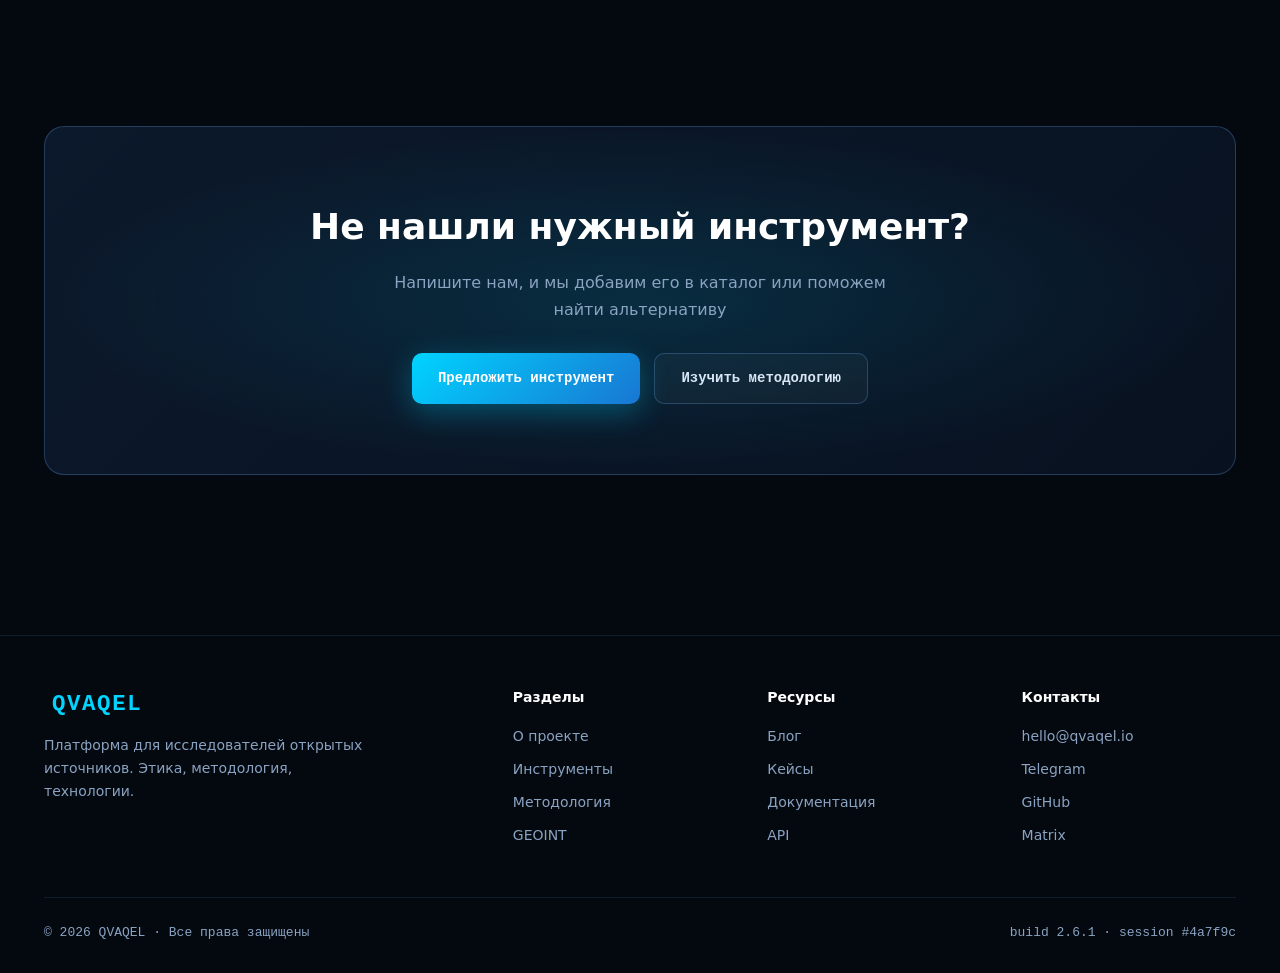
<file: tools.html>
<!DOCTYPE html>
<html lang="ru">
<head>
<meta charset="UTF-8" />
<meta name="viewport" content="width=device-width, initial-scale=1.0" />
<meta name="description" content="Инструменты OSINT - подборка лучших решений для разведки открытых источников" />
<title>Инструменты · QVAQEL</title>
<link rel="stylesheet" href="styles.css" />
</head>
<body>
<div id="bg-canvas"></div>
<div id="bg-grid"></div>

<header class="nav">
  <div class="nav-inner">
    <a href="index.html" class="logo">
      <div class="logo-banner">
        <svg viewBox="0 0 200 40" xmlns="http://www.w3.org/2000/svg">
          <text x="10" y="30" font-family="monospace" font-size="28" font-weight="bold" fill="#00d4ff" letter-spacing="2">QVAQEL</text>
        </svg>
      </div>
    </a>
    <ul class="nav-links" id="navLinks">
      <li><a href="index.html">Главная</a></li>
      <li><a href="about.html">О проекте</a></li>
      <li><a href="tools.html" class="active">Инструменты</a></li>
      <li><a href="methodology.html">Методология</a></li>
      <li><a href="geoint.html">GEOINT</a></li>
      <li><a href="contact.html">Контакты</a></li>
    </ul>
    <button class="nav-cta" onclick="document.getElementById('cta').scrollIntoView({behavior:'smooth'})">Начать →</button>
    <button class="burger" id="burger" aria-label="Меню">
      <span></span><span></span><span></span>
    </button>
  </div>
</header>

<section class="page-hero">
  <div class="container">
    <div class="reveal">
      <span class="section-tag">// toolkit · qvaqel</span>
      <h1>Арсенал исследователя</h1>
      <p class="lead">Подборка ключевых инструментов — от классики до узкоспециализированных решений</p>
    </div>
  </div>
</section>

<section>
  <div class="container">
    <div class="tools-filter reveal">
      <button class="filter-btn active" data-filter="all">Все</button>
      <button class="filter-btn" data-filter="search">Поиск</button>
      <button class="filter-btn" data-filter="geo">Геоданные</button>
      <button class="filter-btn" data-filter="social">Соцсети</button>
      <button class="filter-btn" data-filter="security">Безопасность</button>
      <button class="filter-btn" data-filter="data">Данные</button>
    </div>

    <div class="tools-grid">
      <a class="tool-card reveal" data-category="search" href="https://www.google.com" target="_blank">
        <div class="tool-logo">G</div>
        <div class="tool-info">
          <h4>Google Dorks</h4>
          <span>Продвинутый поиск</span>
          <p>Использование операторов поиска для точного нахождения информации</p>
        </div>
      </a>

      <a class="tool-card reveal" data-category="search" href="https://shodan.io" target="_blank">
        <div class="tool-logo">S</div>
        <div class="tool-info">
          <h4>Shodan</h4>
          <span>Поиск устройств в сети</span>
          <p>Поисковая система для интернет-устройств и серверов</p>
        </div>
      </a>

      <a class="tool-card reveal" data-category="data" href="https://spiderfoot.net" target="_blank">
        <div class="tool-logo">SF</div>
        <div class="tool-info">
          <h4>SpiderFoot</h4>
          <span>Автоматизация OSINT</span>
          <p>Автоматизированный сбор информации из множества источников</p>
        </div>
      </a>

      <a class="tool-card reveal" data-category="data" href="https://web.archive.org" target="_blank">
        <div class="tool-logo">W</div>
        <div class="tool-info">
          <h4>Wayback Machine</h4>
          <span>Архив интернета</span>
          <p>Доступ к историческим версиям веб-страниц</p>
        </div>
      </a>

      <a class="tool-card reveal" data-category="geo" href="https://earth.google.com" target="_blank">
        <div class="tool-logo">GE</div>
        <div class="tool-info">
          <h4>Google Earth</h4>
          <span>Спутниковые снимки</span>
          <p>Высокодетальные спутниковые изображения и 3D-модели</p>
        </div>
      </a>

      <a class="tool-card reveal" data-category="search" href="https://www.bellingcat.com" target="_blank">
        <div class="tool-logo">B</div>
        <div class="tool-info">
          <h4>Bellingcat</h4>
          <span>Расследования</span>
          <p>Методики и инструменты для открытых расследований</p>
        </div>
      </a>

      <a class="tool-card reveal" data-category="security" href="https://github.com/lanmaster53/recon-ng" target="_blank">
        <div class="tool-logo">R</div>
        <div class="tool-info">
          <h4>Recon-ng</h4>
          <span>Фреймворк разведки</span>
          <p>Модульный фреймворк для веб-разведки</p>
        </div>
      </a>

      <a class="tool-card reveal" data-category="security" href="https://haveibeenpwned.com" target="_blank">
        <div class="tool-logo">H</div>
        <div class="tool-info">
          <h4>Have I Been Pwned</h4>
          <span>Проверка утечек</span>
          <p>Проверка email и паролей на участие в утечках данных</p>
        </div>
      </a>

      <a class="tool-card reveal" data-category="search" href="https://github.com/laramies/theHarvester" target="_blank">
        <div class="tool-logo">T</div>
        <div class="tool-info">
          <h4>theHarvester</h4>
          <span>E-mail и поддомены</span>
          <p>Сбор email-адресов, поддоменов и информации о компании</p>
        </div>
      </a>

      <a class="tool-card reveal" data-category="data" href="https://osintframework.com" target="_blank">
        <div class="tool-logo">O</div>
        <div class="tool-info">
          <h4>OSINT Framework</h4>
          <span>Каталог инструментов</span>
          <p>Структурированный каталог OSINT-инструментов</p>
        </div>
      </a>

      <a class="tool-card reveal" data-category="security" href="https://censys.io" target="_blank">
        <div class="tool-logo">C</div>
        <div class="tool-info">
          <h4>Censys</h4>
          <span>Интернет-сканирование</span>
          <p>Поиск хостов, сетей и сертификатов в интернете</p>
        </div>
      </a>

      <a class="tool-card reveal" data-category="security" href="https://www.virustotal.com" target="_blank">
        <div class="tool-logo">V</div>
        <div class="tool-info">
          <h4>VirusTotal</h4>
          <span>Анализ файлов и URL</span>
          <p>Множественный антивирусный сканер и анализ угроз</p>
        </div>
      </a>

      <a class="tool-card reveal" data-category="social" href="https://github.com/sherlock-project/sherlock" target="_blank">
        <div class="tool-logo">SH</div>
        <div class="tool-info">
          <h4>Sherlock</h4>
          <span>Поиск профилей</span>
          <p>Поиск учётных записей по имени пользователя в соцсетях</p>
        </div>
      </a>

      <a class="tool-card reveal" data-category="social" href="https://github.com/megadose/holehe" target="_blank">
        <div class="tool-logo">HO</div>
        <div class="tool-info">
          <h4>Holehe</h4>
          <span>Проверка email</span>
          <p>Проверка регистрации email на различных платформах</p>
        </div>
      </a>

      <a class="tool-card reveal" data-category="geo" href="https://www.exiftool.org" target="_blank">
        <div class="tool-logo">EX</div>
        <div class="tool-info">
          <h4>ExifTool</h4>
          <span>Метаданные</span>
          <p>Чтение, запись и редактирование метаданных файлов</p>
        </div>
      </a>

      <a class="tool-card reveal" data-category="geo" href="https://www.sentinel-hub.com" target="_blank">
        <div class="tool-logo">SH</div>
        <div class="tool-info">
          <h4>Sentinel Hub</h4>
          <span>Спутниковые данные</span>
          <p>Доступ к спутниковым снимкам Sentinel и Landsat</p>
        </div>
      </a>
    </div>
  </div>
</section>

<section id="cta">
  <div class="container">
    <div class="cta-box reveal">
      <h2>Не нашли нужный инструмент?</h2>
      <p>Напишите нам, и мы добавим его в каталог или поможем найти альтернативу</p>
      <div class="hero-actions" style="justify-content:center">
        <a href="contact.html" class="btn btn-primary">Предложить инструмент</a>
        <a href="methodology.html" class="btn btn-ghost">Изучить методологию</a>
      </div>
    </div>
  </div>
</section>

<footer>
  <div class="container">
    <div class="foot-grid">
      <div class="foot-col">
        <div class="logo" style="margin-bottom:16px">
          <div class="logo-banner">
            <svg viewBox="0 0 200 40" xmlns="http://www.w3.org/2000/svg">
              <text x="10" y="30" font-family="monospace" font-size="28" font-weight="bold" fill="#00d4ff" letter-spacing="2">QVAQEL</text>
            </svg>
          </div>
        </div>
        <p>Платформа для исследователей открытых источников. Этика, методология, технологии.</p>
      </div>
      <div class="foot-col">
        <h5>Разделы</h5>
        <a href="about.html">О проекте</a>
        <a href="tools.html">Инструменты</a>
        <a href="methodology.html">Методология</a>
        <a href="geoint.html">GEOINT</a>
      </div>
      <div class="foot-col">
        <h5>Ресурсы</h5>
        <a href="#">Блог</a>
        <a href="#">Кейсы</a>
        <a href="#">Документация</a>
        <a href="#">API</a>
      </div>
      <div class="foot-col">
        <h5>Контакты</h5>
        <a href="contact.html">hello@qvaqel.io</a>
        <a href="#">Telegram</a>
        <a href="#">GitHub</a>
        <a href="#">Matrix</a>
      </div>
    </div>
    <div class="foot-bottom">
      <span>© 2026 QVAQEL · Все права защищены</span>
      <span>build 2.6.1 · session #4a7f9c</span>
    </div>
  </div>
</footer>

<script src="script.js"></script>
<script>
  const filterBtns = document.querySelectorAll('.filter-btn');
  const toolCards = document.querySelectorAll('.tool-card');

  filterBtns.forEach(btn => {
    btn.addEventListener('click', () => {
      filterBtns.forEach(b => b.classList.remove('active'));
      btn.classList.add('active');
      
      const filter = btn.dataset.filter;
      
      toolCards.forEach(card => {
        if (filter === 'all' || card.dataset.category === filter) {
          card.style.display = 'flex';
          setTimeout(() => card.style.opacity = '1', 10);
        } else {
          card.style.opacity = '0';
          setTimeout(() => card.style.display = 'none', 300);
        }
      });
    });
  });
</script>
</body>
</html>
</file>
<file: styles.css>
/* ========== Базовые переменные и сброс ========== */
:root {
  --bg-0: #04080f;
  --bg-1: #0a1628;
  --bg-2: #0f2139;
  --bg-3: #132a46;
  --line: rgba(120, 180, 255, 0.12);
  --line-strong: rgba(120, 180, 255, 0.25);
  --text: #d8e6f5;
  --text-dim: #8aa3c2;
  --text-bright: #ffffff;
  --accent: #4fc3f7;
  --accent-2: #00d4ff;
  --accent-glow: rgba(0, 212, 255, 0.45);
  --danger: #ff5a7a;
  --success: #4ade80;
  --font-sans: 'Inter', 'Segoe UI', system-ui, -apple-system, sans-serif;
  --font-mono: 'JetBrains Mono', 'Fira Code', 'Consolas', monospace;
}

* { box-sizing: border-box; margin: 0; padding: 0; }
html { scroll-behavior: smooth; }
body {
  font-family: var(--font-sans);
  background: var(--bg-0);
  color: var(--text);
  line-height: 1.65;
  overflow-x: hidden;
  min-height: 100vh;
}

/* ========== Анимированный фон ========== */
#bg-canvas {
  position: fixed;
  inset: 0;
  z-index: -2;
  background:
    radial-gradient(ellipse at 20% 10%, rgba(0, 212, 255, 0.08), transparent 50%),
    radial-gradient(ellipse at 80% 80%, rgba(79, 195, 247, 0.06), transparent 50%),
    linear-gradient(180deg, #04080f 0%, #0a1628 50%, #04080f 100%);
}
#bg-grid {
  position: fixed;
  inset: 0;
  z-index: -1;
  background-image:
    linear-gradient(var(--line) 1px, transparent 1px),
    linear-gradient(90deg, var(--line) 1px, transparent 1px);
  background-size: 60px 60px;
  mask-image: radial-gradient(ellipse at center, black 30%, transparent 80%);
  -webkit-mask-image: radial-gradient(ellipse at center, black 30%, transparent 80%);
  opacity: 0.5;
}

/* ========== Контейнер и навигация ========== */
.container {
  max-width: 1240px;
  margin: 0 auto;
  padding: 0 24px;
}

header.nav {
  position: sticky;
  top: 0;
  z-index: 100;
  backdrop-filter: blur(14px);
  -webkit-backdrop-filter: blur(14px);
  background: rgba(4, 8, 15, 0.72);
  border-bottom: 1px solid var(--line);
}
.nav-inner {
  display: flex;
  align-items: center;
  justify-content: space-between;
  padding: 16px 24px;
  max-width: 1240px;
  margin: 0 auto;
}
.logo {
  display: flex;
  align-items: center;
  gap: 10px;
  text-decoration: none;
}
.logo-banner {
  display: flex;
  align-items: center;
}
.logo-banner svg {
  height: 32px;
  width: auto;
}

.nav-links {
  display: flex;
  gap: 32px;
  list-style: none;
}
.nav-links a {
  color: var(--text-dim);
  text-decoration: none;
  font-size: 14px;
  font-weight: 500;
  transition: color .25s;
  position: relative;
}
.nav-links a:hover,
.nav-links a.active { color: var(--accent); }
.nav-links a::after {
  content: '';
  position: absolute;
  bottom: -6px;
  left: 0;
  width: 0;
  height: 1px;
  background: var(--accent);
  transition: width .3s;
}
.nav-links a:hover::after,
.nav-links a.active::after { width: 100%; }

.nav-cta {
  padding: 9px 18px;
  background: transparent;
  border: 1px solid var(--line-strong);
  color: var(--text);
  border-radius: 8px;
  font-family: var(--font-mono);
  font-size: 13px;
  cursor: pointer;
  transition: all .25s;
  text-decoration: none;
}
.nav-cta:hover {
  border-color: var(--accent);
  color: var(--accent);
  box-shadow: 0 0 20px rgba(0, 212, 255, 0.15);
}

.burger {
  display: none;
  flex-direction: column;
  gap: 5px;
  background: none;
  border: none;
  cursor: pointer;
  padding: 6px;
}
.burger span {
  width: 24px;
  height: 2px;
  background: var(--text);
  transition: .3s;
}

/* ========== Hero ========== */
.hero {
  padding: 100px 0 80px;
  position: relative;
}
.hero-grid {
  display: grid;
  grid-template-columns: 1.1fr 1fr;
  gap: 60px;
  align-items: center;
}
.hero-badge {
  display: inline-flex;
  align-items: center;
  gap: 8px;
  padding: 6px 14px;
  background: rgba(0, 212, 255, 0.08);
  border: 1px solid var(--line-strong);
  border-radius: 100px;
  font-family: var(--font-mono);
  font-size: 12px;
  color: var(--accent);
  margin-bottom: 24px;
}
.hero-badge .dot {
  width: 6px;
  height: 6px;
  background: var(--success);
  border-radius: 50%;
  box-shadow: 0 0 8px var(--success);
  animation: pulse 2s infinite;
}
@keyframes pulse {
  0%, 100% { opacity: 1; }
  50% { opacity: 0.4; }
}

.hero h1 {
  font-size: clamp(36px, 5vw, 60px);
  font-weight: 800;
  line-height: 1.1;
  color: var(--text-bright);
  margin-bottom: 24px;
  letter-spacing: -0.02em;
}
.hero h1 .grad {
  background: linear-gradient(90deg, var(--accent-2), #81d4fa, var(--accent));
  -webkit-background-clip: text;
  background-clip: text;
  color: transparent;
}
.hero p.lead {
  font-size: 18px;
  color: var(--text-dim);
  margin-bottom: 36px;
  max-width: 540px;
}
.hero-actions {
  display: flex;
  gap: 14px;
  flex-wrap: wrap;
}
.btn {
  padding: 13px 26px;
  border-radius: 10px;
  font-family: var(--font-mono);
  font-size: 14px;
  font-weight: 600;
  cursor: pointer;
  text-decoration: none;
  display: inline-flex;
  align-items: center;
  gap: 10px;
  transition: all .25s;
  border: none;
}
.btn-primary {
  background: linear-gradient(135deg, var(--accent-2), #1976d2);
  color: white;
  box-shadow: 0 8px 30px rgba(0, 212, 255, 0.3);
}
.btn-primary:hover {
  transform: translateY(-2px);
  box-shadow: 0 12px 40px rgba(0, 212, 255, 0.45);
}
.btn-ghost {
  background: rgba(255,255,255,0.03);
  color: var(--text);
  border: 1px solid var(--line-strong);
}
.btn-ghost:hover {
  background: rgba(0, 212, 255, 0.08);
  border-color: var(--accent);
  color: var(--accent);
}

/* ========== Терминал ========== */
.terminal {
  background: rgba(4, 8, 15, 0.85);
  border: 1px solid var(--line-strong);
  border-radius: 14px;
  overflow: hidden;
  box-shadow:
    0 20px 60px rgba(0, 0, 0, 0.5),
    0 0 0 1px rgba(0, 212, 255, 0.05),
    inset 0 1px 0 rgba(255,255,255,0.04);
  font-family: var(--font-mono);
  font-size: 13px;
  backdrop-filter: blur(10px);
}
.terminal-head {
  display: flex;
  align-items: center;
  gap: 8px;
  padding: 12px 16px;
  background: rgba(255,255,255,0.02);
  border-bottom: 1px solid var(--line);
}
.terminal-head .dot {
  width: 11px;
  height: 11px;
  border-radius: 50%;
}
.dot.r { background: #ff5f57; }
.dot.y { background: #febc2e; }
.dot.g { background: #28c840; }
.terminal-title {
  margin-left: 10px;
  color: var(--text-dim);
  font-size: 12px;
}
.terminal-body {
  padding: 20px;
  min-height: 320px;
  color: var(--text);
}
.term-line { margin-bottom: 6px; }
.term-prompt { color: var(--accent); }
.term-cmd { color: var(--text-bright); }
.term-out { color: var(--text-dim); }
.term-success { color: var(--success); }
.term-warn { color: #ffb74d; }
.cursor {
  display: inline-block;
  width: 8px;
  height: 15px;
  background: var(--accent);
  vertical-align: middle;
  animation: blink 1s step-end infinite;
}
@keyframes blink {
  50% { opacity: 0; }
}

/* ========== Секции ========== */
section {
  padding: 100px 0;
  position: relative;
}
.section-head {
  text-align: center;
  margin-bottom: 60px;
}
.section-tag {
  display: inline-block;
  font-family: var(--font-mono);
  font-size: 12px;
  color: var(--accent);
  letter-spacing: 2px;
  text-transform: uppercase;
  margin-bottom: 14px;
}
.section-head h2 {
  font-size: clamp(28px, 3.5vw, 42px);
  font-weight: 800;
  color: var(--text-bright);
  margin-bottom: 16px;
  letter-spacing: -0.02em;
}
.section-head p {
  color: var(--text-dim);
  max-width: 640px;
  margin: 0 auto;
  font-size: 16px;
}

/* ========== Статистика ========== */
.stats {
  display: grid;
  grid-template-columns: repeat(4, 1fr);
  gap: 24px;
  padding: 40px;
  background: linear-gradient(135deg, rgba(0, 212, 255, 0.04), rgba(25, 118, 210, 0.04));
  border: 1px solid var(--line);
  border-radius: 18px;
  margin-top: 40px;
}
.stat { text-align: center; }
.stat-num {
  font-family: var(--font-mono);
  font-size: 38px;
  font-weight: 700;
  background: linear-gradient(135deg, var(--accent-2), var(--accent));
  -webkit-background-clip: text;
  background-clip: text;
  color: transparent;
  display: block;
  margin-bottom: 6px;
}
.stat-label {
  color: var(--text-dim);
  font-size: 13px;
  text-transform: uppercase;
  letter-spacing: 1px;
}

/* ========== Карточки направлений ========== */
.cards {
  display: grid;
  grid-template-columns: repeat(auto-fit, minmax(280px, 1fr));
  gap: 22px;
}
.card {
  background: linear-gradient(180deg, rgba(15, 33, 57, 0.6), rgba(10, 22, 40, 0.6));
  border: 1px solid var(--line);
  border-radius: 16px;
  padding: 30px;
  position: relative;
  overflow: hidden;
  transition: all .35s;
  cursor: pointer;
  text-decoration: none;
  color: inherit;
  display: block;
}
.card::before {
  content: '';
  position: absolute;
  top: 0;
  left: 0;
  right: 0;
  height: 1px;
  background: linear-gradient(90deg, transparent, var(--accent), transparent);
  opacity: 0;
  transition: opacity .35s;
}
.card::after {
  content: '';
  position: absolute;
  inset: 0;
  background: radial-gradient(400px circle at var(--mx, 50%) var(--my, 50%), rgba(0, 212, 255, 0.08), transparent 40%);
  opacity: 0;
  transition: opacity .35s;
  pointer-events: none;
}
.card:hover {
  border-color: var(--line-strong);
  transform: translateY(-4px);
  box-shadow: 0 20px 50px rgba(0, 0, 0, 0.3);
}
.card:hover::before, .card:hover::after { opacity: 1; }
.card-icon {
  width: 52px;
  height: 52px;
  border-radius: 12px;
  background: linear-gradient(135deg, rgba(0, 212, 255, 0.15), rgba(25, 118, 210, 0.15));
  border: 1px solid var(--line-strong);
  display: grid;
  place-items: center;
  margin-bottom: 20px;
}
.card-icon svg { width: 26px; height: 26px; stroke: var(--accent); fill: none; stroke-width: 1.8; }
.card h3 {
  font-size: 20px;
  color: var(--text-bright);
  margin-bottom: 10px;
  font-weight: 700;
}
.card p {
  color: var(--text-dim);
  font-size: 14.5px;
  margin-bottom: 18px;
}
.card-tags {
  display: flex;
  flex-wrap: wrap;
  gap: 6px;
}
.tag {
  font-family: var(--font-mono);
  font-size: 11px;
  padding: 4px 10px;
  background: rgba(0, 212, 255, 0.08);
  border: 1px solid var(--line);
  border-radius: 100px;
  color: var(--accent);
}

/* ========== Инструменты ========== */
.tools-filter {
  display: flex;
  gap: 12px;
  margin-bottom: 40px;
  flex-wrap: wrap;
  justify-content: center;
}
.filter-btn {
  padding: 10px 20px;
  background: rgba(255,255,255,0.03);
  border: 1px solid var(--line);
  border-radius: 8px;
  color: var(--text-dim);
  font-family: var(--font-mono);
  font-size: 13px;
  cursor: pointer;
  transition: all .25s;
}
.filter-btn:hover,
.filter-btn.active {
  background: rgba(0, 212, 255, 0.08);
  border-color: var(--accent);
  color: var(--accent);
}

.tools-grid {
  display: grid;
  grid-template-columns: repeat(auto-fit, minmax(300px, 1fr));
  gap: 20px;
}
.tool-card {
  display: flex;
  align-items: center;
  gap: 16px;
  padding: 20px;
  background: rgba(15, 33, 57, 0.4);
  border: 1px solid var(--line);
  border-radius: 12px;
  transition: all .25s;
  text-decoration: none;
  color: var(--text);
}
.tool-card:hover {
  background: rgba(0, 212, 255, 0.06);
  border-color: var(--accent);
  transform: translateX(4px);
}
.tool-logo {
  width: 48px;
  height: 48px;
  border-radius: 10px;
  background: linear-gradient(135deg, var(--bg-3), var(--bg-2));
  display: grid;
  place-items: center;
  font-family: var(--font-mono);
  font-weight: 700;
  color: var(--accent);
  flex-shrink: 0;
  border: 1px solid var(--line);
  font-size: 18px;
}
.tool-info h4 {
  font-size: 16px;
  color: var(--text-bright);
  margin-bottom: 4px;
}
.tool-info span {
  font-size: 12px;
  color: var(--accent);
  font-family: var(--font-mono);
  display: block;
  margin-bottom: 6px;
}
.tool-info p {
  font-size: 13px;
  color: var(--text-dim);
  margin: 0;
}

/* ========== Методология (таймлайн) ========== */
.timeline {
  position: relative;
  padding-left: 30px;
}
.timeline::before {
  content: '';
  position: absolute;
  left: 10px;
  top: 10px;
  bottom: 10px;
  width: 2px;
  background: linear-gradient(180deg, var(--accent), transparent);
}
.tl-item {
  position: relative;
  padding-bottom: 36px;
}
.tl-item::before {
  content: '';
  position: absolute;
  left: -25px;
  top: 6px;
  width: 14px;
  height: 14px;
  border-radius: 50%;
  background: var(--bg-0);
  border: 2px solid var(--accent);
  box-shadow: 0 0 0 4px rgba(0, 212, 255, 0.1);
}
.tl-num {
  font-family: var(--font-mono);
  color: var(--accent);
  font-size: 12px;
  margin-bottom: 6px;
  letter-spacing: 1px;
}
.tl-item h3 {
  color: var(--text-bright);
  font-size: 20px;
  margin-bottom: 8px;
}
.tl-item > p {
  color: var(--text-dim);
  font-size: 15px;
  max-width: 640px;
}
.tl-details {
  margin-top: 16px;
  padding: 16px;
  background: rgba(0, 212, 255, 0.04);
  border-left: 2px solid var(--accent);
  border-radius: 0 8px 8px 0;
}
.tl-details h4 {
  color: var(--text-bright);
  font-size: 14px;
  margin-bottom: 8px;
}
.tl-details ul {
  list-style: none;
  padding: 0;
}
.tl-details li {
  color: var(--text-dim);
  font-size: 13px;
  padding: 4px 0 4px 20px;
  position: relative;
}
.tl-details li::before {
  content: '→';
  position: absolute;
  left: 0;
  color: var(--accent);
}

/* ========== Карта-визуализация ========== */
.map-section {
  text-align: center;
  margin: 60px 0;
}
.map-section h2 {
  color: var(--text-bright);
  font-size: 28px;
  margin-bottom: 12px;
}
.map-section > p {
  color: var(--text-dim);
  margin-bottom: 30px;
}
.map-wrap {
  position: relative;
  padding: 40px;
  background: linear-gradient(135deg, rgba(15, 33, 57, 0.5), rgba(10, 22, 40, 0.5));
  border: 1px solid var(--line);
  border-radius: 18px;
  overflow: hidden;
}
.map-svg {
  width: 100%;
  height: auto;
  display: block;
}
.map-point {
  fill: var(--accent);
  animation: ping 2.5s infinite;
  transform-origin: center;
  transform-box: fill-box;
}
@keyframes ping {
  0% { opacity: 1; transform: scale(1); }
  70% { opacity: 0; transform: scale(3); }
  100% { opacity: 0; transform: scale(3); }
}
.map-dot {
  fill: var(--accent-2);
  filter: drop-shadow(0 0 4px var(--accent-2));
}
.map-line {
  stroke: var(--accent);
  stroke-width: 0.5;
  opacity: 0.3;
  stroke-dasharray: 3 3;
  animation: dash 20s linear infinite;
}
@keyframes dash {
  to { stroke-dashoffset: -100; }
}

/* ========== CTA ========== */
.cta-box {
  text-align: center;
  padding: 70px 40px;
  background:
    radial-gradient(ellipse at center, rgba(0, 212, 255, 0.12), transparent 70%),
    linear-gradient(135deg, rgba(15, 33, 57, 0.7), rgba(10, 22, 40, 0.7));
  border: 1px solid var(--line-strong);
  border-radius: 20px;
  position: relative;
  overflow: hidden;
}
.cta-box h2 {
  font-size: clamp(26px, 3vw, 36px);
  color: var(--text-bright);
  margin-bottom: 14px;
}
.cta-box p {
  color: var(--text-dim);
  margin-bottom: 30px;
  max-width: 520px;
  margin-left: auto;
  margin-right: auto;
}

/* ========== Футер ========== */
footer {
  padding: 50px 0 30px;
  border-top: 1px solid var(--line);
  margin-top: 60px;
}
.foot-grid {
  display: grid;
  grid-template-columns: 2fr 1fr 1fr 1fr;
  gap: 40px;
  margin-bottom: 40px;
}
.foot-col h5 {
  color: var(--text-bright);
  font-size: 14px;
  margin-bottom: 16px;
  font-weight: 600;
}
.foot-col a {
  display: block;
  color: var(--text-dim);
  text-decoration: none;
  font-size: 14px;
  margin-bottom: 10px;
  transition: color .2s;
}
.foot-col a:hover { color: var(--accent); }
.foot-col p {
  color: var(--text-dim);
  font-size: 14px;
  max-width: 320px;
}
.foot-bottom {
  padding-top: 24px;
  border-top: 1px solid var(--line);
  display: flex;
  justify-content: space-between;
  flex-wrap: wrap;
  gap: 12px;
  color: var(--text-dim);
  font-size: 13px;
  font-family: var(--font-mono);
}

/* ========== Page Hero ========== */
.page-hero {
  padding: 80px 0 60px;
  text-align: center;
}
.page-hero h1 {
  font-size: clamp(32px, 4vw, 48px);
  font-weight: 800;
  color: var(--text-bright);
  margin-bottom: 16px;
  letter-spacing: -0.02em;
}
.page-hero .lead {
  font-size: 18px;
  color: var(--text-dim);
  max-width: 640px;
  margin: 0 auto;
}

/* ========== Content Blocks ========== */
.content-block {
  margin-bottom: 60px;
}
.content-block h2 {
  font-size: 28px;
  color: var(--text-bright);
  margin-bottom: 20px;
  font-weight: 700;
}
.content-block p {
  color: var(--text-dim);
  font-size: 16px;
  margin-bottom: 16px;
  line-height: 1.7;
}
.content-block strong {
  color: var(--text-bright);
}

/* ========== Principles Grid ========== */
.principles-grid {
  display: grid;
  grid-template-columns: repeat(auto-fit, minmax(240px, 1fr));
  gap: 20px;
  margin-top: 30px;
}
.principle {
  padding: 24px;
  background: rgba(15, 33, 57, 0.4);
  border: 1px solid var(--line);
  border-radius: 12px;
  transition: all .25s;
}
.principle:hover {
  border-color: var(--accent);
  transform: translateY(-2px);
}
.principle h3 {
  color: var(--text-bright);
  font-size: 18px;
  margin-bottom: 10px;
}
.principle p {
  color: var(--text-dim);
  font-size: 14px;
  margin: 0;
}

/* ========== Feature List ========== */
.feature-list {
  list-style: none;
  padding: 0;
}
.feature-list li {
  padding: 12px 0 12px 30px;
  position: relative;
  color: var(--text-dim);
  font-size: 15px;
}
.feature-list li::before {
  content: '✓';
  position: absolute;
  left: 0;
  color: var(--accent);
  font-weight: bold;
}
.feature-list strong {
  color: var(--text-bright);
}

/* ========== Methods Grid ========== */
.methods-grid {
  display: grid;
  grid-template-columns: repeat(auto-fit, minmax(280px, 1fr));
  gap: 20px;
  margin-top: 30px;
}
.method-card {
  padding: 24px;
  background: rgba(15, 33, 57, 0.4);
  border: 1px solid var(--line);
  border-radius: 12px;
  transition: all .25s;
}
.method-card:hover {
  border-color: var(--accent);
  transform: translateY(-2px);
}
.method-card h3 {
  color: var(--text-bright);
  font-size: 18px;
  margin-bottom: 10px;
}
.method-card p {
  color: var(--text-dim);
  font-size: 14px;
  margin-bottom: 16px;
}

/* ========== Tools List ========== */
.tools-list {
  display: grid;
  gap: 16px;
  margin-top: 30px;
}
.tool-item {
  padding: 16px 20px;
  background: rgba(15, 33, 57, 0.4);
  border: 1px solid var(--line);
  border-radius: 10px;
  display: flex;
  justify-content: space-between;
  align-items: center;
  gap: 20px;
  flex-wrap: wrap;
}
.tool-item strong {
  color: var(--text-bright);
  font-size: 16px;
}
.tool-item span {
  color: var(--text-dim);
  font-size: 14px;
}

/* ========== Contact ========== */
.contact-grid {
  display: grid;
  grid-template-columns: 1fr 1fr;
  gap: 60px;
  align-items: start;
}
.contact-info h2,
.contact-form-wrap h2 {
  color: var(--text-bright);
  font-size: 24px;
  margin-bottom: 16px;
}
.contact-info > p {
  color: var(--text-dim);
  margin-bottom: 30px;
}

.contact-methods {
  display: grid;
  gap: 20px;
  margin-bottom: 30px;
}
.contact-item {
  display: flex;
  gap: 16px;
  align-items: center;
}
.contact-icon {
  width: 48px;
  height: 48px;
  background: rgba(0, 212, 255, 0.08);
  border: 1px solid var(--line-strong);
  border-radius: 10px;
  display: grid;
  place-items: center;
  font-size: 24px;
  flex-shrink: 0;
}
.contact-item h4 {
  color: var(--text-bright);
  font-size: 14px;
  margin-bottom: 4px;
}
.contact-item a {
  color: var(--accent);
  text-decoration: none;
  font-size: 14px;
}
.contact-item a:hover {
  text-decoration: underline;
}

.security-note {
  padding: 20px;
  background: rgba(0, 212, 255, 0.04);
  border: 1px solid var(--line-strong);
  border-radius: 12px;
}
.security-note h4 {
  color: var(--text-bright);
  font-size: 16px;
  margin-bottom: 8px;
}
.security-note p {
  color: var(--text-dim);
  font-size: 14px;
  margin-bottom: 12px;
}

.contact-form {
  display: grid;
  gap: 20px;
}
.form-group {
  display: grid;
  gap: 8px;
}
.form-group label {
  color: var(--text-bright);
  font-size: 14px;
  font-weight: 500;
}
.form-group input,
.form-group select,
.form-group textarea {
  padding: 12px 16px;
  background: rgba(15, 33, 57, 0.4);
  border: 1px solid var(--line);
  border-radius: 8px;
  color: var(--text);
  font-family: var(--font-sans);
  font-size: 14px;
  transition: all .25s;
}
.form-group input:focus,
.form-group select:focus,
.form-group textarea:focus {
  outline: none;
  border-color: var(--accent);
  background: rgba(0, 212, 255, 0.04);
}
.form-group textarea {
  resize: vertical;
  min-height: 120px;
}

.form-status {
  margin-top: 16px;
}
.status-message {
  padding: 12px 16px;
  border-radius: 8px;
  font-size: 14px;
}
.status-message.sending {
  background: rgba(0, 212, 255, 0.08);
  color: var(--accent);
  border: 1px solid var(--line-strong);
}
.status-message.success {
  background: rgba(74, 222, 128, 0.08);
  color: var(--success);
  border: 1px solid rgba(74, 222, 128, 0.3);
}

/* ========== FAQ ========== */
.faq-list {
  display: grid;
  gap: 16px;
  margin-top: 30px;
}
.faq-item {
  padding: 20px;
  background: rgba(15, 33, 57, 0.4);
  border: 1px solid var(--line);
  border-radius: 10px;
}
.faq-item h4 {
  color: var(--text-bright);
  font-size: 16px;
  margin-bottom: 8px;
}
.faq-item p {
  color: var(--text-dim);
  font-size: 14px;
  margin: 0;
}

/* ========== Анимации появления ========== */
.reveal {
  opacity: 0;
  transform: translateY(30px);
  transition: opacity .8s ease, transform .8s ease;
}
.reveal.visible {
  opacity: 1;
  transform: translateY(0);
}

/* ========== Адаптив ========== */
@media (max-width: 900px) {
  .hero-grid { grid-template-columns: 1fr; gap: 40px; }
  .stats { grid-template-columns: repeat(2, 1fr); }
  .foot-grid { grid-template-columns: 1fr 1fr; }
  .contact-grid { grid-template-columns: 1fr; gap: 40px; }
  .nav-links { display: none; }
  .burger { display: flex; }
  .nav-links.open {
    display: flex;
    position: absolute;
    top: 100%;
    left: 0;
    right: 0;
    flex-direction: column;
    background: rgba(4, 8, 15, 0.95);
    padding: 20px 24px;
    border-bottom: 1px solid var(--line);
    gap: 18px;
  }
  section { padding: 70px 0; }
}
@media (max-width: 520px) {
  .stats { grid-template-columns: 1fr 1fr; padding: 24px; }
  .stat-num { font-size: 28px; }
  .foot-grid { grid-template-columns: 1fr; }
  .tools-grid { grid-template-columns: 1fr; }
}
</file>
